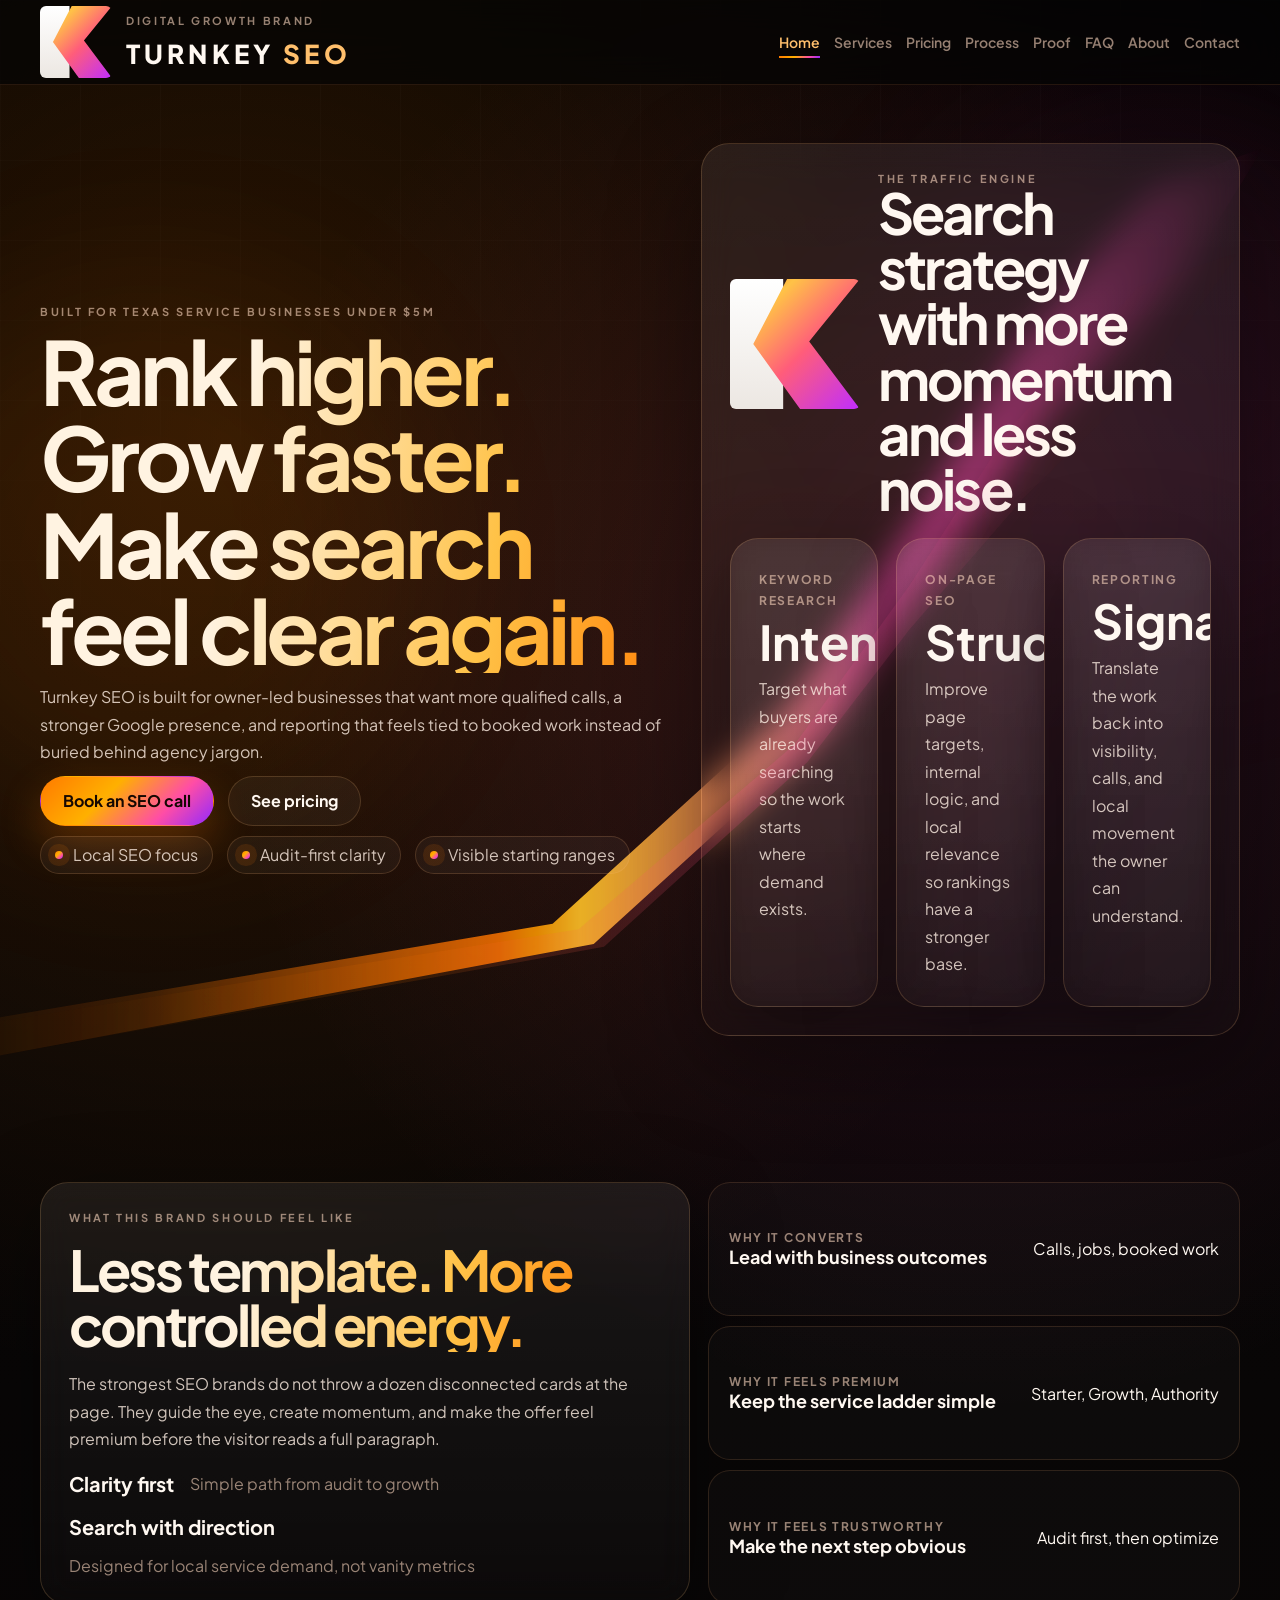
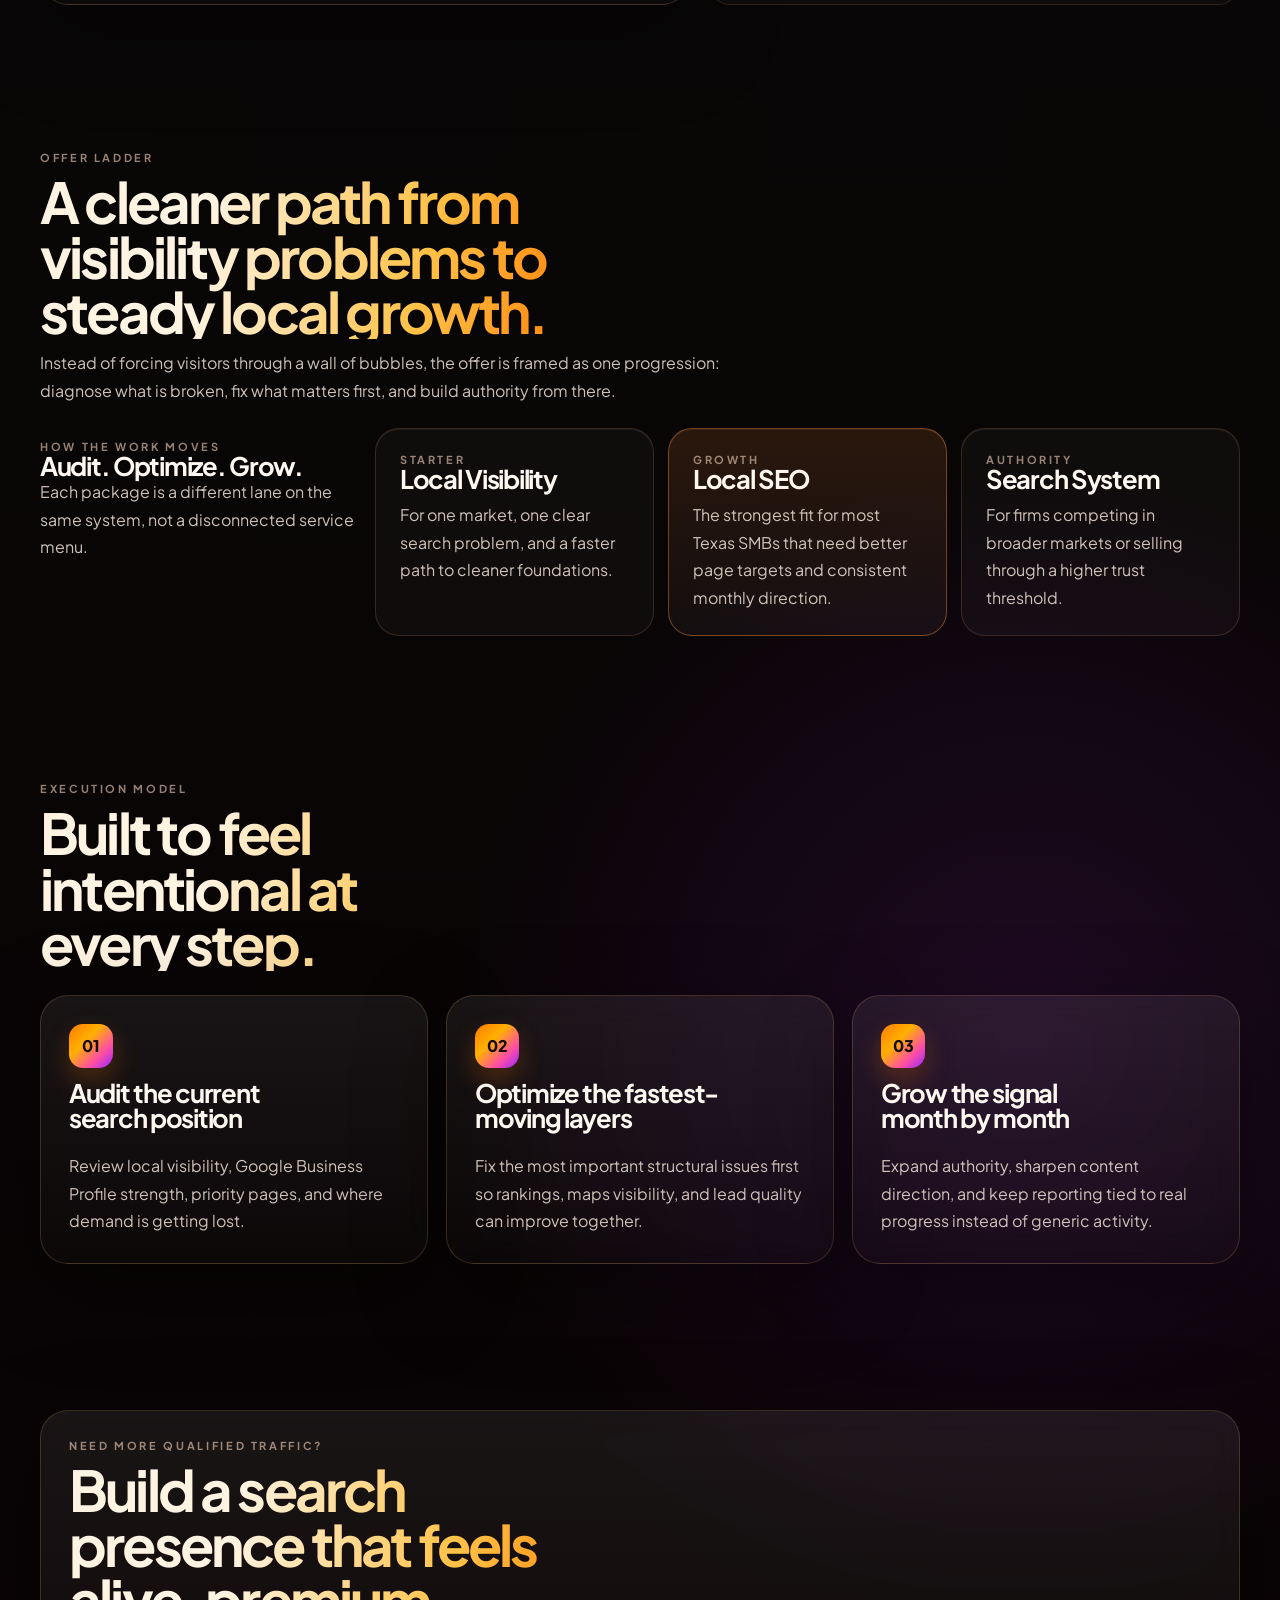
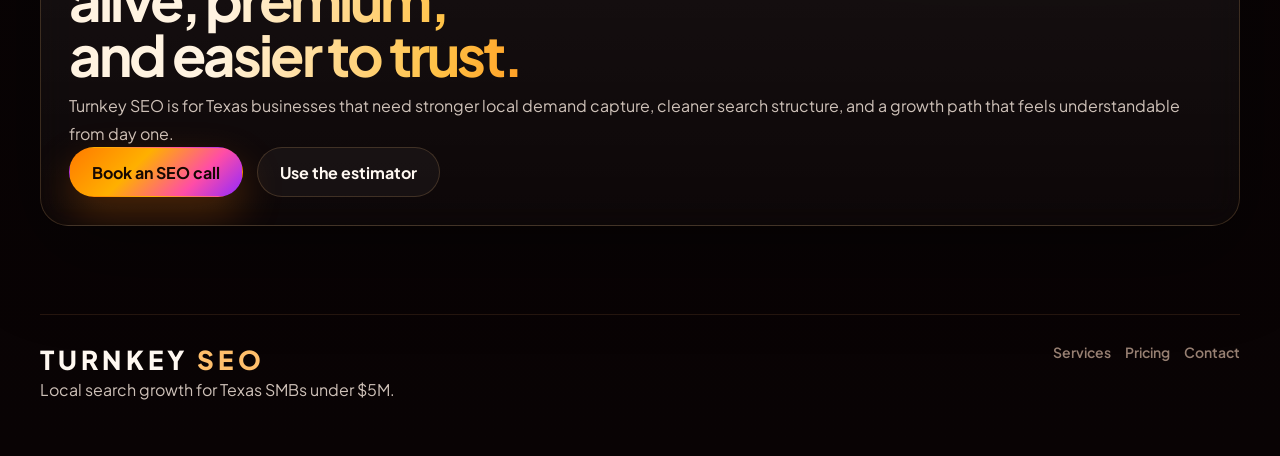
<file: index.html>
<!DOCTYPE html>
<html lang="en">
<head>
  <meta charset="UTF-8">
  <meta name="viewport" content="width=device-width, initial-scale=1.0">
  <title>Turnkey SEO | Local Search Growth for Texas SMBs Under $5M</title>
  <meta name="description" content="Turnkey SEO helps Texas service businesses under $5M get more qualified calls, more booked jobs, and a search presence they can actually understand.">
  <link rel="preconnect" href="https://fonts.googleapis.com">
  <link rel="preconnect" href="https://fonts.gstatic.com" crossorigin>
  <link href="https://fonts.googleapis.com/css2?family=Plus+Jakarta+Sans:wght@300;400;500;600;700;800&display=swap" rel="stylesheet">
  <link rel="stylesheet" href="./styles.css">
</head>
<body class="home-page">
  <div class="page-grid" aria-hidden="true"></div>
  <header class="topbar">
    <div class="shell topbar-inner">
      <a class="brand" href="./index.html">
        <span class="logo-mark" aria-hidden="true"></span>
        <span class="brand-copy">
          <span class="eyebrow">Digital Growth Brand</span>
          <span class="wordmark">Turnkey <span>SEO</span></span>
        </span>
      </a>
      <nav class="nav-links">
        <a class="active" href="./index.html">Home</a>
        <a href="./services.html">Services</a>
        <a href="./pricing.html">Pricing</a>
        <a href="./process.html">Process</a>
        <a href="./proof.html">Proof</a>
        <a href="./faq.html">FAQ</a>
        <a href="./about.html">About</a>
        <a href="./contact.html">Contact</a>
      </nav>
    </div>
  </header>

  <main class="shell">
    <section class="hero">
      <div class="hero-copy reveal">
        <div class="eyebrow">Built for Texas service businesses under $5M</div>
        <h1 class="shimmer-text">Rank higher. Grow faster. Make search feel clear again.</h1>
        <p>Turnkey SEO is built for owner-led businesses that want more qualified calls, a stronger Google presence, and reporting that feels tied to booked work instead of buried behind agency jargon.</p>
        <div class="button-row">
          <a class="btn btn-primary" href="./contact.html">Book an SEO call</a>
          <a class="btn btn-secondary" href="./pricing.html">See pricing</a>
        </div>
        <div class="hero-badges">
          <span class="badge"><span class="badge-dot"></span>Local SEO focus</span>
          <span class="badge"><span class="badge-dot"></span>Audit-first clarity</span>
          <span class="badge"><span class="badge-dot"></span>Visible starting ranges</span>
        </div>
      </div>

      <aside class="hero-aside surface glow-card reveal">
        <div class="hero-frame">
          <div class="hero-lockup">
            <span class="logo-mark large" aria-hidden="true"></span>
            <div>
              <div class="eyebrow">The traffic engine</div>
              <h2>Search strategy with more momentum and less noise.</h2>
            </div>
          </div>
          <div class="hero-grid">
            <article class="metric glow-card">
              <span class="micro-label">Keyword research</span>
              <strong>Intent</strong>
              <p>Target what buyers are already searching so the work starts where demand exists.</p>
            </article>
            <article class="metric glow-card">
              <span class="micro-label">On-page SEO</span>
              <strong>Structure</strong>
              <p>Improve page targets, internal logic, and local relevance so rankings have a stronger base.</p>
            </article>
            <article class="metric glow-card">
              <span class="micro-label">Reporting</span>
              <strong>Signal</strong>
              <p>Translate the work back into visibility, calls, and local movement the owner can understand.</p>
            </article>
          </div>
        </div>
      </aside>
    </section>

    <section class="section">
      <div class="feature-band">
        <article class="story-panel glow-card reveal">
          <div class="eyebrow">What this brand should feel like</div>
          <h2 class="shimmer-text">Less template. More controlled energy.</h2>
          <p>The strongest SEO brands do not throw a dozen disconnected cards at the page. They guide the eye, create momentum, and make the offer feel premium before the visitor reads a full paragraph.</p>
          <div class="story-stats">
            <strong>Clarity first</strong>
            <span>Simple path from audit to growth</span>
          </div>
          <div class="story-stats">
            <strong>Search with direction</strong>
            <span>Designed for local service demand, not vanity metrics</span>
          </div>
        </article>

        <div class="stack reveal">
          <div class="compare-line glow-card">
            <div>
              <div class="micro-label">Why it converts</div>
              <strong>Lead with business outcomes</strong>
            </div>
            <span>Calls, jobs, booked work</span>
          </div>
          <div class="compare-line glow-card">
            <div>
              <div class="micro-label">Why it feels premium</div>
              <strong>Keep the service ladder simple</strong>
            </div>
            <span>Starter, Growth, Authority</span>
          </div>
          <div class="compare-line glow-card">
            <div>
              <div class="micro-label">Why it feels trustworthy</div>
              <strong>Make the next step obvious</strong>
            </div>
            <span>Audit first, then optimize</span>
          </div>
        </div>
      </div>
    </section>

    <section class="section">
      <div class="section-heading reveal">
        <div class="eyebrow">Offer ladder</div>
        <h2 class="shimmer-text">A cleaner path from visibility problems to steady local growth.</h2>
        <p>Instead of forcing visitors through a wall of bubbles, the offer is framed as one progression: diagnose what is broken, fix what matters first, and build authority from there.</p>
      </div>

      <div class="package-track reveal">
        <div class="package-row">
          <div class="package-intro">
            <div class="eyebrow">How the work moves</div>
            <h3>Audit. Optimize. Grow.</h3>
            <p>Each package is a different lane on the same system, not a disconnected service menu.</p>
          </div>
          <article class="package-card glow-card">
            <div class="eyebrow">Starter</div>
            <h3>Local Visibility</h3>
            <p>For one market, one clear search problem, and a faster path to cleaner foundations.</p>
          </article>
          <article class="package-card featured glow-card">
            <div class="eyebrow">Growth</div>
            <h3>Local SEO</h3>
            <p>The strongest fit for most Texas SMBs that need better page targets and consistent monthly direction.</p>
          </article>
          <article class="package-card glow-card">
            <div class="eyebrow">Authority</div>
            <h3>Search System</h3>
            <p>For firms competing in broader markets or selling through a higher trust threshold.</p>
          </article>
        </div>
      </div>
    </section>

    <section class="section">
      <div class="section-heading reveal">
        <div class="eyebrow">Execution model</div>
        <h2 class="shimmer-text">Built to feel intentional at every step.</h2>
      </div>
      <div class="timeline">
        <article class="timeline-step glow-card reveal">
          <div class="step-number">01</div>
          <h3>Audit the current search position</h3>
          <p>Review local visibility, Google Business Profile strength, priority pages, and where demand is getting lost.</p>
        </article>
        <article class="timeline-step glow-card reveal">
          <div class="step-number">02</div>
          <h3>Optimize the fastest-moving layers</h3>
          <p>Fix the most important structural issues first so rankings, maps visibility, and lead quality can improve together.</p>
        </article>
        <article class="timeline-step glow-card reveal">
          <div class="step-number">03</div>
          <h3>Grow the signal month by month</h3>
          <p>Expand authority, sharpen content direction, and keep reporting tied to real progress instead of generic activity.</p>
        </article>
      </div>
    </section>

    <section class="section">
      <div class="cta glow-card reveal">
        <div class="cta-copy">
          <div class="eyebrow">Need more qualified traffic?</div>
          <h2 class="shimmer-text">Build a search presence that feels alive, premium, and easier to trust.</h2>
          <p>Turnkey SEO is for Texas businesses that need stronger local demand capture, cleaner search structure, and a growth path that feels understandable from day one.</p>
        </div>
        <div class="cta-row">
          <a class="btn btn-primary" href="./contact.html">Book an SEO call</a>
          <a class="btn btn-secondary" href="./pricing.html">Use the estimator</a>
        </div>
      </div>
    </section>
  </main>

  <footer class="foot">
    <div class="shell foot-shell">
      <div>
        <div class="wordmark">Turnkey <span>SEO</span></div>
        <p>Local search growth for Texas SMBs under $5M.</p>
      </div>
      <div class="foot-links">
        <a href="./services.html">Services</a>
        <a href="./pricing.html">Pricing</a>
        <a href="./contact.html">Contact</a>
      </div>
    </div>
  </footer>

  <script src="./app.js"></script>
</body>
</html>
</file>
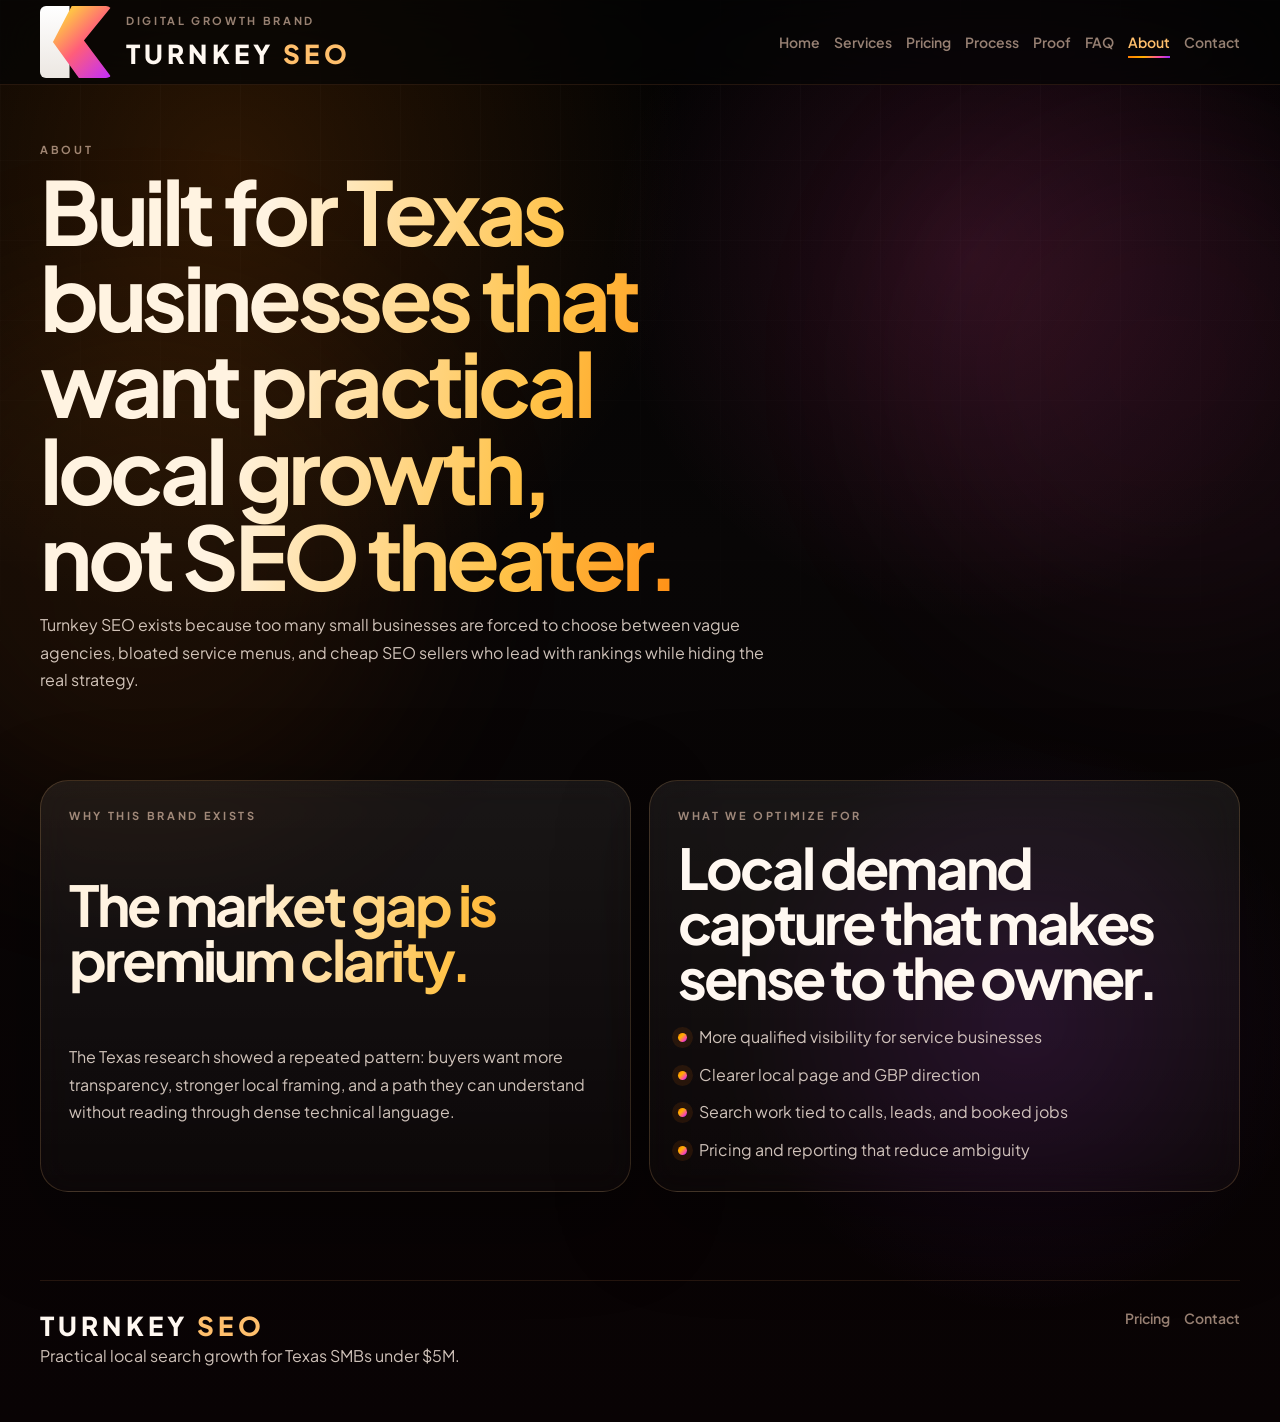
<file: about.html>
<!DOCTYPE html>
<html lang="en">
<head>
  <meta charset="UTF-8">
  <meta name="viewport" content="width=device-width, initial-scale=1.0">
  <title>About Turnkey SEO | Built for Texas SMB Growth</title>
  <meta name="description" content="About Turnkey SEO and the local-growth positioning behind its Texas SMB offer.">
  <link rel="preconnect" href="https://fonts.googleapis.com">
  <link rel="preconnect" href="https://fonts.gstatic.com" crossorigin>
  <link href="https://fonts.googleapis.com/css2?family=Plus+Jakarta+Sans:wght@300;400;500;600;700;800&display=swap" rel="stylesheet">
  <link rel="stylesheet" href="./styles.css">
</head>
<body>
  <div class="page-grid" aria-hidden="true"></div>
  <header class="topbar">
    <div class="shell topbar-inner">
      <a class="brand" href="./index.html">
        <span class="logo-mark" aria-hidden="true"></span>
        <span class="brand-copy">
          <span class="eyebrow">Digital Growth Brand</span>
          <span class="wordmark">Turnkey <span>SEO</span></span>
        </span>
      </a>
      <nav class="nav-links">
        <a href="./index.html">Home</a>
        <a href="./services.html">Services</a>
        <a href="./pricing.html">Pricing</a>
        <a href="./process.html">Process</a>
        <a href="./proof.html">Proof</a>
        <a href="./faq.html">FAQ</a>
        <a class="active" href="./about.html">About</a>
        <a href="./contact.html">Contact</a>
      </nav>
    </div>
  </header>

  <main class="shell">
    <section class="hero hero-compact">
      <div class="page-intro reveal">
        <div class="eyebrow">About</div>
        <h1 class="shimmer-text">Built for Texas businesses that want practical local growth, not SEO theater.</h1>
        <p>Turnkey SEO exists because too many small businesses are forced to choose between vague agencies, bloated service menus, and cheap SEO sellers who lead with rankings while hiding the real strategy.</p>
      </div>
    </section>

    <section class="section">
      <div class="insight-band">
        <article class="story-panel glow-card reveal">
          <div class="eyebrow">Why this brand exists</div>
          <h2 class="shimmer-text">The market gap is premium clarity.</h2>
          <p>The Texas research showed a repeated pattern: buyers want more transparency, stronger local framing, and a path they can understand without reading through dense technical language.</p>
        </article>
        <article class="story-panel glow-card reveal">
          <div class="eyebrow">What we optimize for</div>
          <h2>Local demand capture that makes sense to the owner.</h2>
          <ul class="check-list">
            <li>More qualified visibility for service businesses</li>
            <li>Clearer local page and GBP direction</li>
            <li>Search work tied to calls, leads, and booked jobs</li>
            <li>Pricing and reporting that reduce ambiguity</li>
          </ul>
        </article>
      </div>
    </section>
  </main>

  <footer class="foot">
    <div class="shell foot-shell">
      <div>
        <div class="wordmark">Turnkey <span>SEO</span></div>
        <p>Practical local search growth for Texas SMBs under $5M.</p>
      </div>
      <div class="foot-links">
        <a href="./pricing.html">Pricing</a>
        <a href="./contact.html">Contact</a>
      </div>
    </div>
  </footer>

  <script src="./app.js"></script>
</body>
</html>
</file>
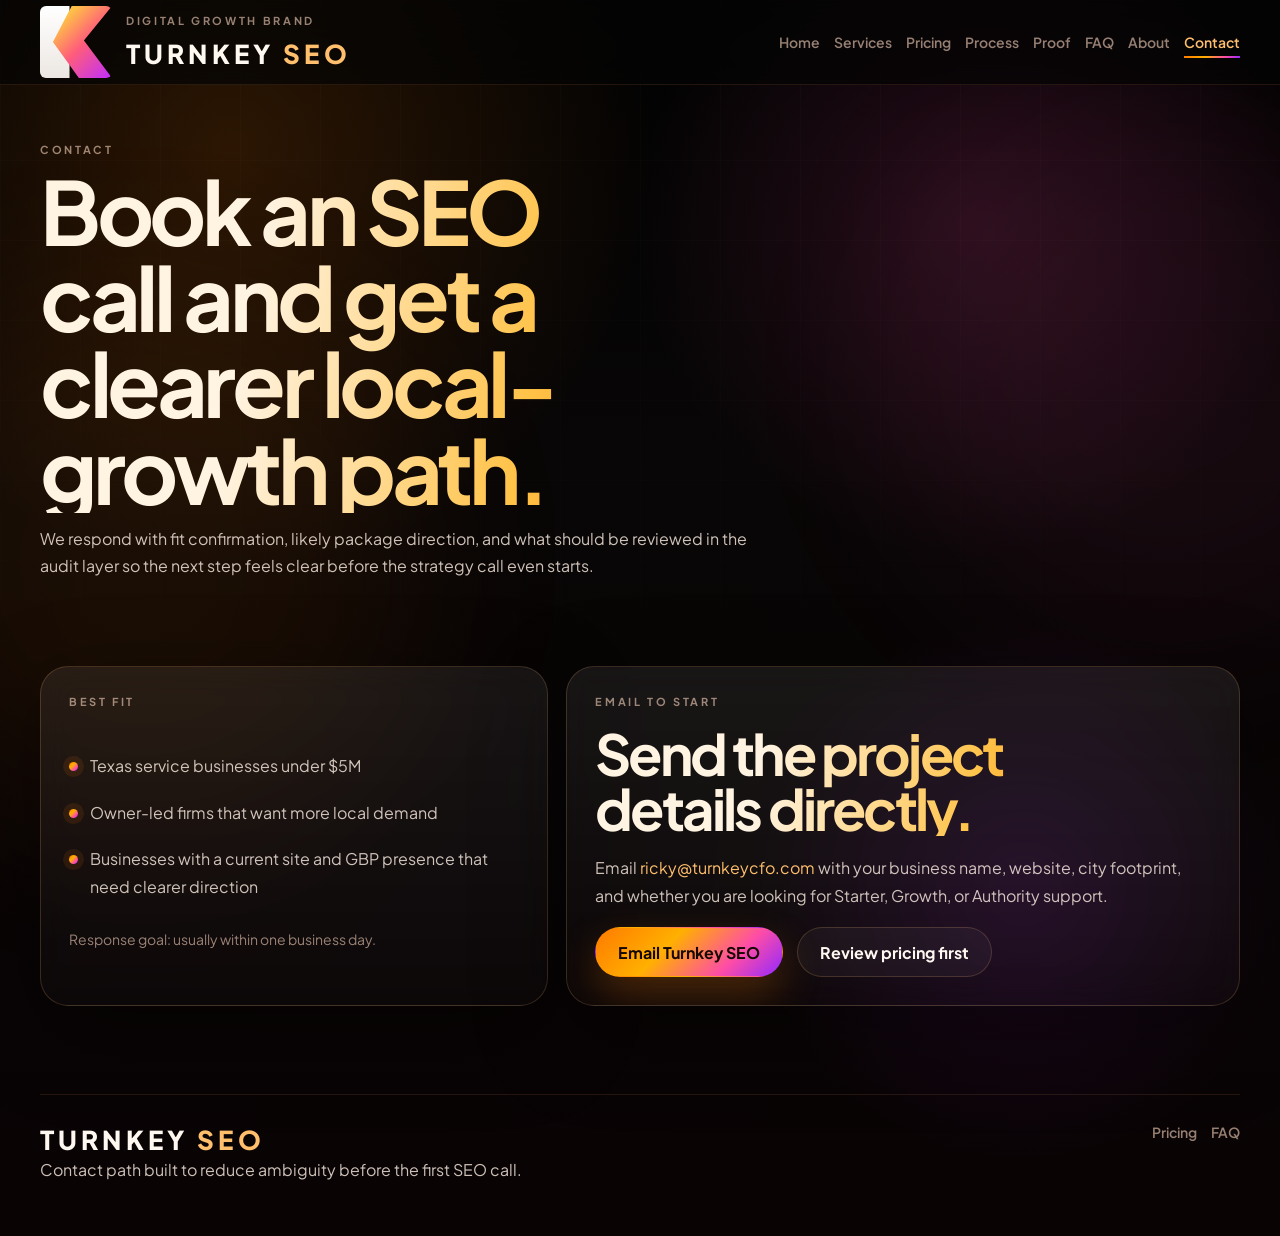
<file: contact.html>
<!DOCTYPE html>
<html lang="en">
<head>
  <meta charset="UTF-8">
  <meta name="viewport" content="width=device-width, initial-scale=1.0">
  <title>Contact Turnkey SEO | Book an SEO Call</title>
  <meta name="description" content="Contact Turnkey SEO for Texas SMB local visibility, pricing discussions, and audit-first discovery.">
  <link rel="preconnect" href="https://fonts.googleapis.com">
  <link rel="preconnect" href="https://fonts.gstatic.com" crossorigin>
  <link href="https://fonts.googleapis.com/css2?family=Plus+Jakarta+Sans:wght@300;400;500;600;700;800&display=swap" rel="stylesheet">
  <link rel="stylesheet" href="./styles.css">
</head>
<body>
  <div class="page-grid" aria-hidden="true"></div>
  <header class="topbar">
    <div class="shell topbar-inner">
      <a class="brand" href="./index.html">
        <span class="logo-mark" aria-hidden="true"></span>
        <span class="brand-copy">
          <span class="eyebrow">Digital Growth Brand</span>
          <span class="wordmark">Turnkey <span>SEO</span></span>
        </span>
      </a>
      <nav class="nav-links">
        <a href="./index.html">Home</a>
        <a href="./services.html">Services</a>
        <a href="./pricing.html">Pricing</a>
        <a href="./process.html">Process</a>
        <a href="./proof.html">Proof</a>
        <a href="./faq.html">FAQ</a>
        <a href="./about.html">About</a>
        <a class="active" href="./contact.html">Contact</a>
      </nav>
    </div>
  </header>

  <main class="shell">
    <section class="hero hero-compact">
      <div class="page-intro reveal">
        <div class="eyebrow">Contact</div>
        <h1 class="shimmer-text">Book an SEO call and get a clearer local-growth path.</h1>
        <p>We respond with fit confirmation, likely package direction, and what should be reviewed in the audit layer so the next step feels clear before the strategy call even starts.</p>
      </div>
    </section>

    <section class="section">
      <div class="contact-band">
        <article class="story-panel glow-card reveal">
          <div class="eyebrow">Best fit</div>
          <ul class="check-list">
            <li>Texas service businesses under $5M</li>
            <li>Owner-led firms that want more local demand</li>
            <li>Businesses with a current site and GBP presence that need clearer direction</li>
          </ul>
          <p class="contact-note">Response goal: usually within one business day.</p>
        </article>
        <article class="story-panel glow-card reveal">
          <div class="eyebrow">Email to start</div>
          <h2 class="shimmer-text">Send the project details directly.</h2>
          <p>Email <a class="inline-link" href="mailto:ricky@turnkeycfo.com?subject=Turnkey%20SEO%20Discovery">ricky@turnkeycfo.com</a> with your business name, website, city footprint, and whether you are looking for Starter, Growth, or Authority support.</p>
          <div class="contact-actions">
            <a class="btn btn-primary" href="mailto:ricky@turnkeycfo.com?subject=Turnkey%20SEO%20Discovery">Email Turnkey SEO</a>
            <a class="btn btn-secondary" href="./pricing.html">Review pricing first</a>
          </div>
        </article>
      </div>
    </section>
  </main>

  <footer class="foot">
    <div class="shell foot-shell">
      <div>
        <div class="wordmark">Turnkey <span>SEO</span></div>
        <p>Contact path built to reduce ambiguity before the first SEO call.</p>
      </div>
      <div class="foot-links">
        <a href="./pricing.html">Pricing</a>
        <a href="./faq.html">FAQ</a>
      </div>
    </div>
  </footer>

  <script src="./app.js"></script>
</body>
</html>
</file>
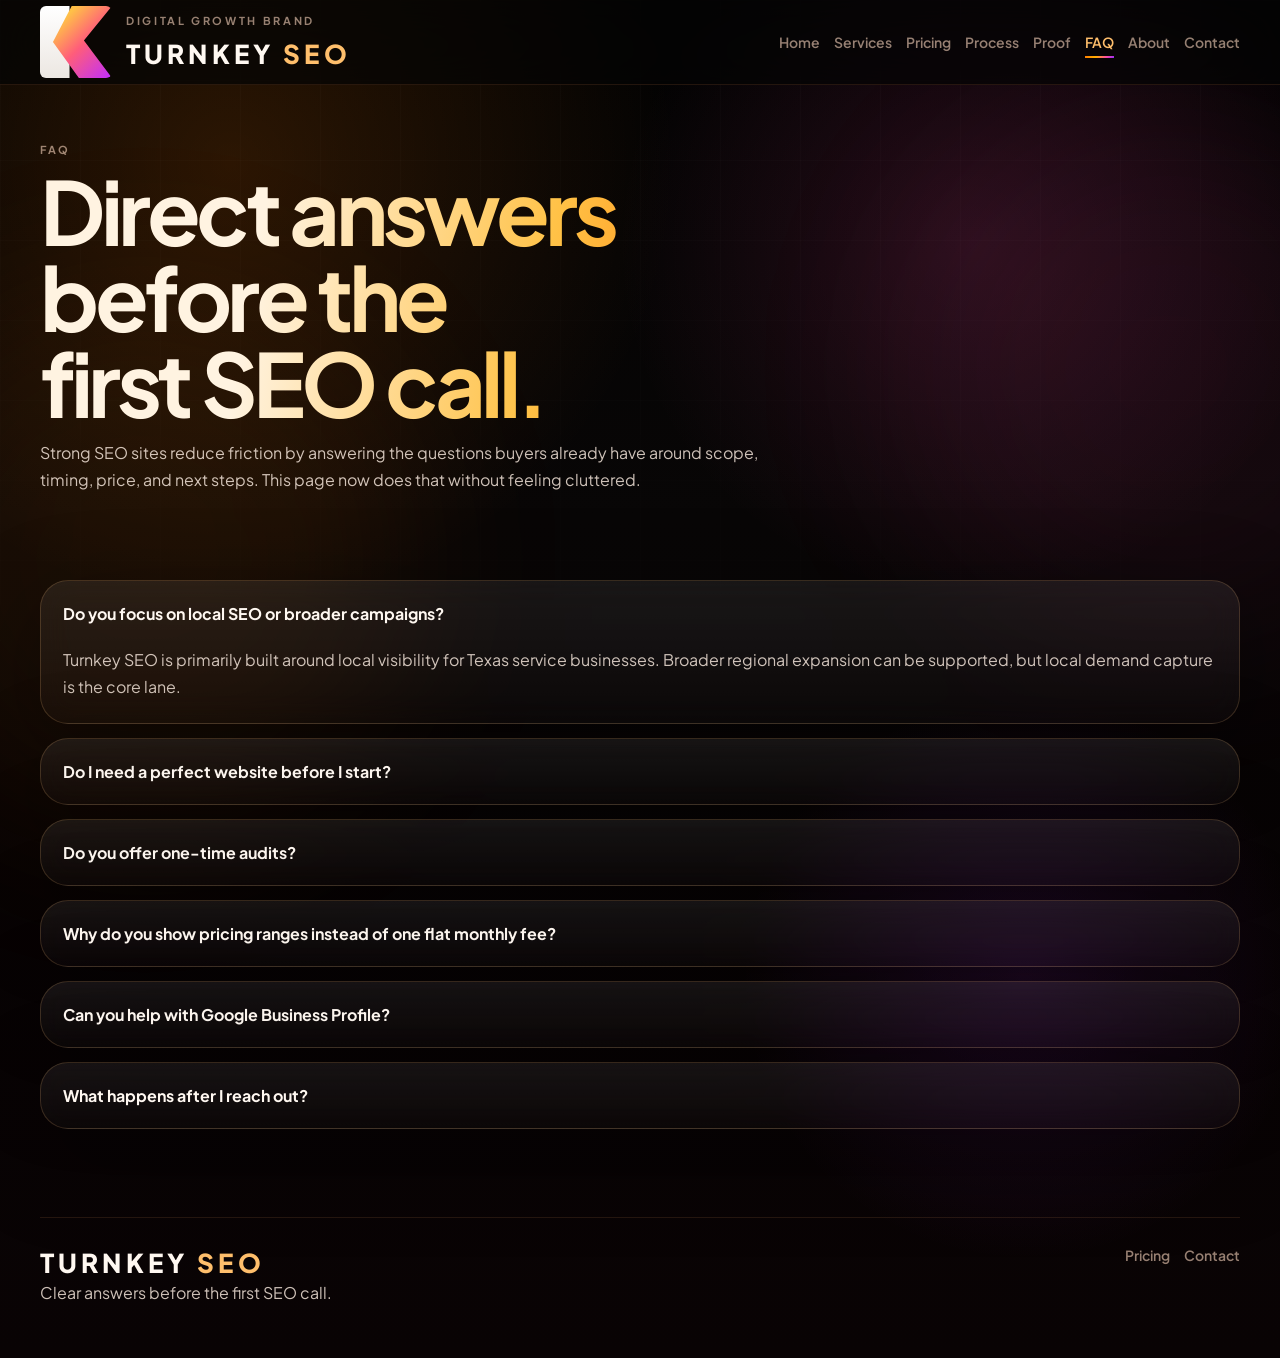
<file: faq.html>
<!DOCTYPE html>
<html lang="en">
<head>
  <meta charset="UTF-8">
  <meta name="viewport" content="width=device-width, initial-scale=1.0">
  <title>Turnkey SEO FAQ | Local SEO Questions Answered</title>
  <meta name="description" content="FAQ for Turnkey SEO covering timeline, local SEO scope, contracts, websites, and reporting.">
  <link rel="preconnect" href="https://fonts.googleapis.com">
  <link rel="preconnect" href="https://fonts.gstatic.com" crossorigin>
  <link href="https://fonts.googleapis.com/css2?family=Plus+Jakarta+Sans:wght@300;400;500;600;700;800&display=swap" rel="stylesheet">
  <link rel="stylesheet" href="./styles.css">
</head>
<body>
  <div class="page-grid" aria-hidden="true"></div>
  <header class="topbar">
    <div class="shell topbar-inner">
      <a class="brand" href="./index.html">
        <span class="logo-mark" aria-hidden="true"></span>
        <span class="brand-copy">
          <span class="eyebrow">Digital Growth Brand</span>
          <span class="wordmark">Turnkey <span>SEO</span></span>
        </span>
      </a>
      <nav class="nav-links">
        <a href="./index.html">Home</a>
        <a href="./services.html">Services</a>
        <a href="./pricing.html">Pricing</a>
        <a href="./process.html">Process</a>
        <a href="./proof.html">Proof</a>
        <a class="active" href="./faq.html">FAQ</a>
        <a href="./about.html">About</a>
        <a href="./contact.html">Contact</a>
      </nav>
    </div>
  </header>

  <main class="shell">
    <section class="hero hero-compact">
      <div class="page-intro reveal">
        <div class="eyebrow">FAQ</div>
        <h1 class="shimmer-text">Direct answers before the first SEO call.</h1>
        <p>Strong SEO sites reduce friction by answering the questions buyers already have around scope, timing, price, and next steps. This page now does that without feeling cluttered.</p>
      </div>
    </section>

    <section class="section">
      <div class="faq-stack">
        <details class="faq-item glow-card reveal" open>
          <summary>Do you focus on local SEO or broader campaigns?</summary>
          <p>Turnkey SEO is primarily built around local visibility for Texas service businesses. Broader regional expansion can be supported, but local demand capture is the core lane.</p>
        </details>
        <details class="faq-item glow-card reveal">
          <summary>Do I need a perfect website before I start?</summary>
          <p>No, but the current site condition affects the scope. The estimator includes website readiness because weak foundations usually increase setup work and slow results.</p>
        </details>
        <details class="faq-item glow-card reveal">
          <summary>Do you offer one-time audits?</summary>
          <p>The buying path is audit-first even when the engagement becomes monthly. That keeps the first recommendation grounded in what the current search presence actually needs.</p>
        </details>
        <details class="faq-item glow-card reveal">
          <summary>Why do you show pricing ranges instead of one flat monthly fee?</summary>
          <p>Because buyers want pricing logic, but local SEO scope still changes based on footprint, site condition, and add-ons like GBP or content support. The range keeps expectations clearer.</p>
        </details>
        <details class="faq-item glow-card reveal">
          <summary>Can you help with Google Business Profile?</summary>
          <p>Yes. GBP optimization is one of the clearest local-growth levers for service businesses, and it can be scoped as an add-on or included in a broader monthly plan.</p>
        </details>
        <details class="faq-item glow-card reveal">
          <summary>What happens after I reach out?</summary>
          <p>You get fit confirmation, likely package direction, and a clearer view of the audit layer before the strategy call. The next step is not left vague.</p>
        </details>
      </div>
    </section>
  </main>

  <footer class="foot">
    <div class="shell foot-shell">
      <div>
        <div class="wordmark">Turnkey <span>SEO</span></div>
        <p>Clear answers before the first SEO call.</p>
      </div>
      <div class="foot-links">
        <a href="./pricing.html">Pricing</a>
        <a href="./contact.html">Contact</a>
      </div>
    </div>
  </footer>

  <script src="./app.js"></script>
</body>
</html>
</file>
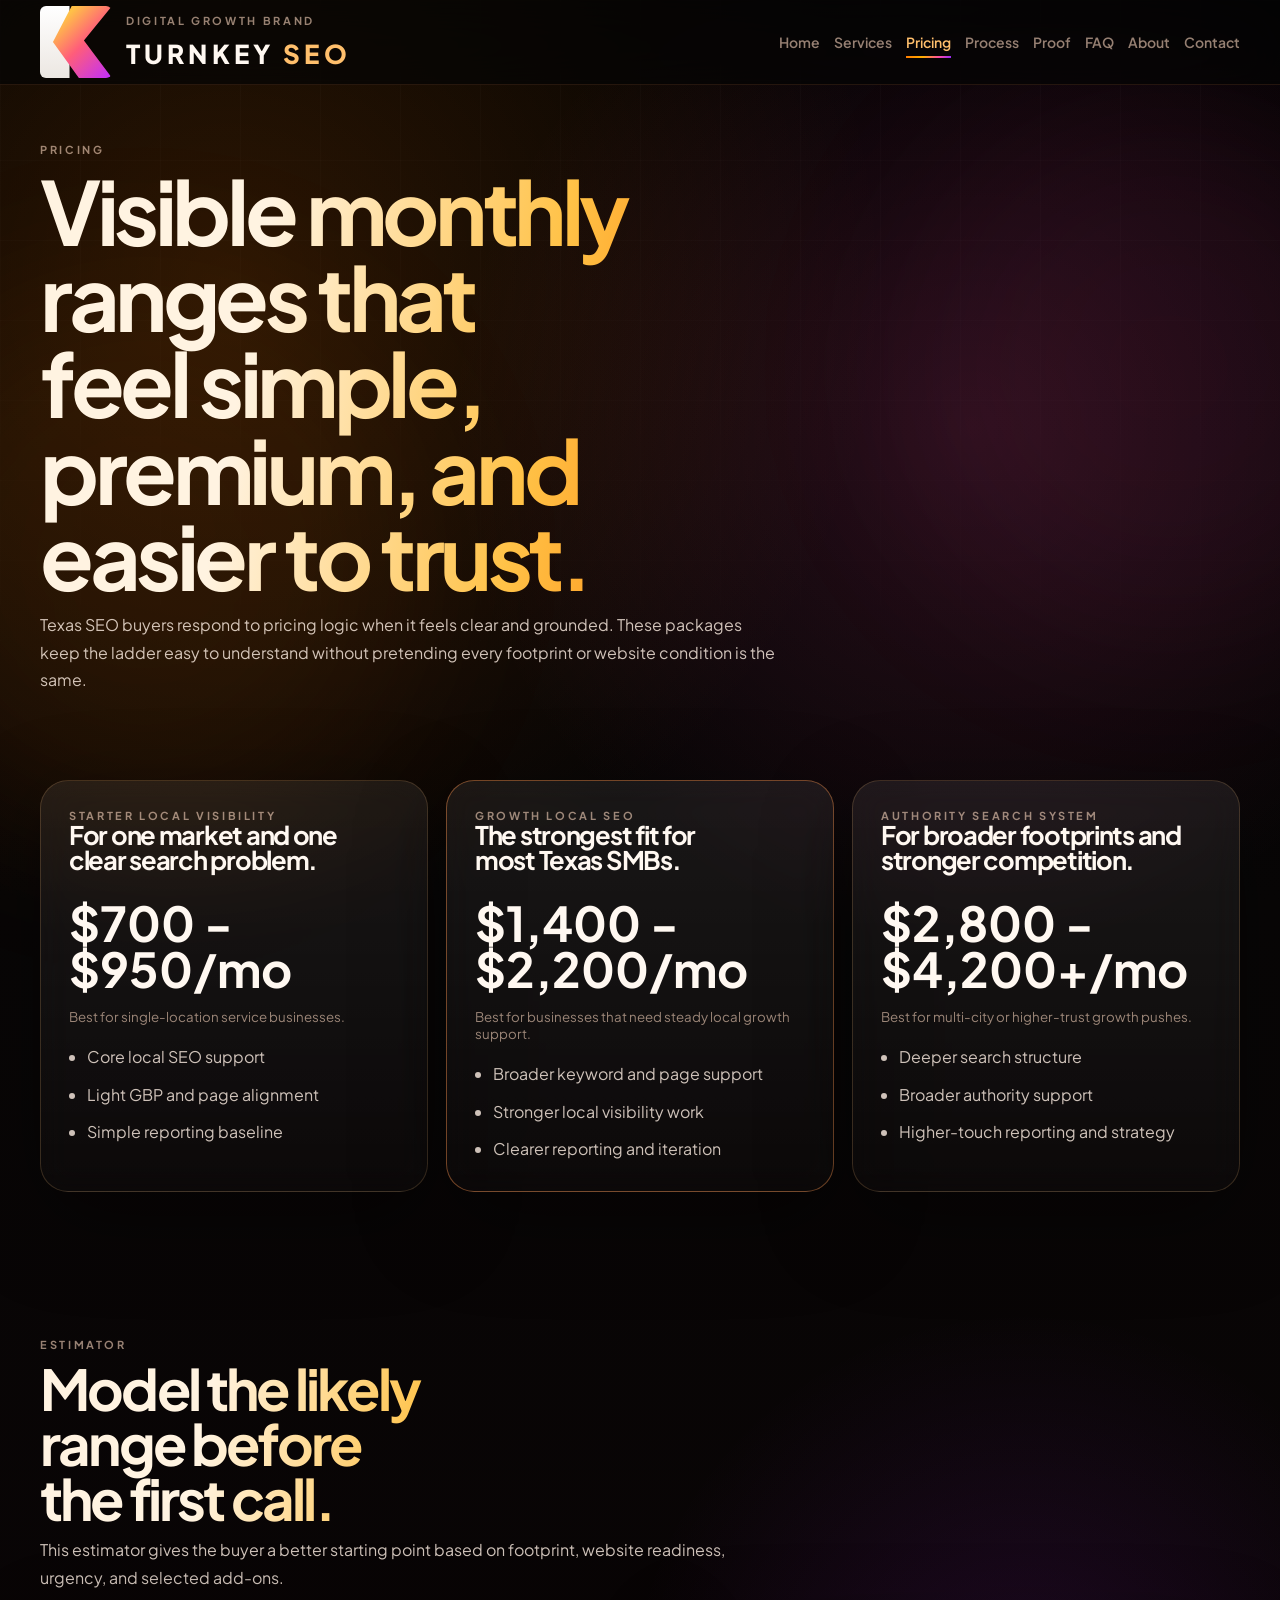
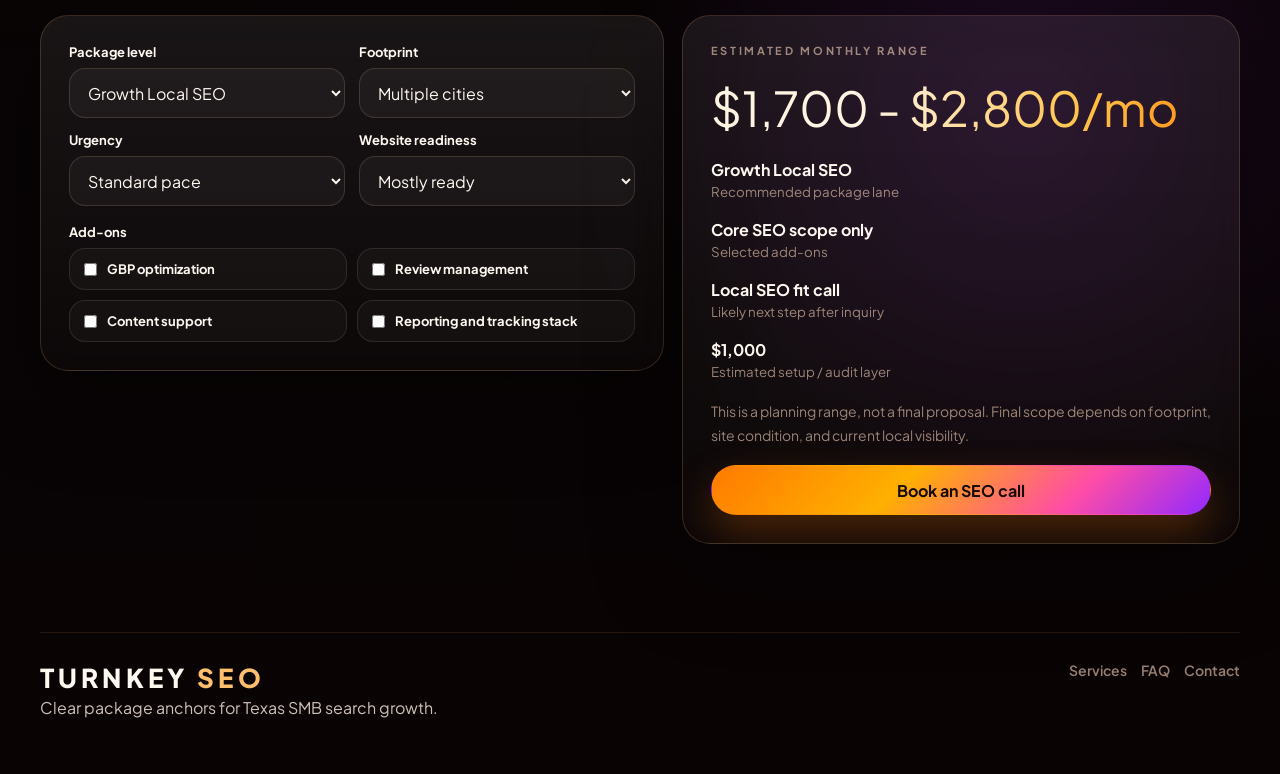
<file: pricing.html>
<!DOCTYPE html>
<html lang="en">
<head>
  <meta charset="UTF-8">
  <meta name="viewport" content="width=device-width, initial-scale=1.0">
  <title>Turnkey SEO Pricing | Monthly Packages and Estimator</title>
  <meta name="description" content="Turnkey SEO pricing for Texas SMBs, with local visibility packages and a live monthly estimator.">
  <link rel="preconnect" href="https://fonts.googleapis.com">
  <link rel="preconnect" href="https://fonts.gstatic.com" crossorigin>
  <link href="https://fonts.googleapis.com/css2?family=Plus+Jakarta+Sans:wght@300;400;500;600;700;800&display=swap" rel="stylesheet">
  <link rel="stylesheet" href="./styles.css">
</head>
<body>
  <div class="page-grid" aria-hidden="true"></div>
  <header class="topbar">
    <div class="shell topbar-inner">
      <a class="brand" href="./index.html">
        <span class="logo-mark" aria-hidden="true"></span>
        <span class="brand-copy">
          <span class="eyebrow">Digital Growth Brand</span>
          <span class="wordmark">Turnkey <span>SEO</span></span>
        </span>
      </a>
      <nav class="nav-links">
        <a href="./index.html">Home</a>
        <a href="./services.html">Services</a>
        <a class="active" href="./pricing.html">Pricing</a>
        <a href="./process.html">Process</a>
        <a href="./proof.html">Proof</a>
        <a href="./faq.html">FAQ</a>
        <a href="./about.html">About</a>
        <a href="./contact.html">Contact</a>
      </nav>
    </div>
  </header>

  <main class="shell">
    <section class="hero hero-compact">
      <div class="page-intro reveal">
        <div class="eyebrow">Pricing</div>
        <h1 class="shimmer-text">Visible monthly ranges that feel simple, premium, and easier to trust.</h1>
        <p>Texas SEO buyers respond to pricing logic when it feels clear and grounded. These packages keep the ladder easy to understand without pretending every footprint or website condition is the same.</p>
      </div>
    </section>

    <section class="section">
      <div class="quote-grid">
        <article class="quote-card glow-card reveal">
          <div class="eyebrow">Starter Local Visibility</div>
          <h3>For one market and one clear search problem.</h3>
          <div class="price-range">
            <strong>$700 - $950/mo</strong>
            <small>Best for single-location service businesses.</small>
          </div>
          <ul class="list">
            <li>Core local SEO support</li>
            <li>Light GBP and page alignment</li>
            <li>Simple reporting baseline</li>
          </ul>
        </article>
        <article class="quote-card featured glow-card reveal">
          <div class="eyebrow">Growth Local SEO</div>
          <h3>The strongest fit for most Texas SMBs.</h3>
          <div class="price-range">
            <strong>$1,400 - $2,200/mo</strong>
            <small>Best for businesses that need steady local growth support.</small>
          </div>
          <ul class="list">
            <li>Broader keyword and page support</li>
            <li>Stronger local visibility work</li>
            <li>Clearer reporting and iteration</li>
          </ul>
        </article>
        <article class="quote-card glow-card reveal">
          <div class="eyebrow">Authority Search System</div>
          <h3>For broader footprints and stronger competition.</h3>
          <div class="price-range">
            <strong>$2,800 - $4,200+/mo</strong>
            <small>Best for multi-city or higher-trust growth pushes.</small>
          </div>
          <ul class="list">
            <li>Deeper search structure</li>
            <li>Broader authority support</li>
            <li>Higher-touch reporting and strategy</li>
          </ul>
        </article>
      </div>
    </section>

    <section class="section">
      <div class="section-heading reveal">
        <div class="eyebrow">Estimator</div>
        <h2 class="shimmer-text">Model the likely range before the first call.</h2>
        <p>This estimator gives the buyer a better starting point based on footprint, website readiness, urgency, and selected add-ons.</p>
      </div>

      <div class="estimate-layout">
        <article class="estimate-card glow-card reveal">
          <form class="estimate-form" data-seo-estimator>
            <div class="field-grid">
              <div class="field">
                <label for="package">Package level</label>
                <select id="package" name="package">
                  <option value="starter">Starter Local Visibility</option>
                  <option value="growth" selected>Growth Local SEO</option>
                  <option value="authority">Authority Search System</option>
                </select>
              </div>
              <div class="field">
                <label for="footprint">Footprint</label>
                <select id="footprint" name="footprint">
                  <option value="single">Single city</option>
                  <option value="multicity" selected>Multiple cities</option>
                  <option value="multilocation">Multiple locations</option>
                </select>
              </div>
              <div class="field">
                <label for="timeline">Urgency</label>
                <select id="timeline" name="timeline">
                  <option value="standard" selected>Standard pace</option>
                  <option value="priority">Priority pace</option>
                </select>
              </div>
              <div class="field">
                <label for="website">Website readiness</label>
                <select id="website" name="website">
                  <option value="ready" selected>Mostly ready</option>
                  <option value="needs-work">Needs cleanup</option>
                  <option value="rebuild">Needs major rebuild support</option>
                </select>
              </div>
            </div>
            <div class="checkbox-group">
              <label>Add-ons</label>
              <div class="checkbox-grid">
                <label class="checkbox-pill"><input type="checkbox" name="addons" value="gbp"> GBP optimization</label>
                <label class="checkbox-pill"><input type="checkbox" name="addons" value="reviews"> Review management</label>
                <label class="checkbox-pill"><input type="checkbox" name="addons" value="content"> Content support</label>
                <label class="checkbox-pill"><input type="checkbox" name="addons" value="tracking"> Reporting and tracking stack</label>
              </div>
            </div>
          </form>
        </article>

        <aside class="estimate-output estimate-card glow-card reveal">
          <div class="eyebrow">Estimated Monthly Range</div>
          <div id="estimate-range" class="estimate-figure shimmer-text">$0 - $0</div>
          <div><strong id="estimate-package"></strong><br><small>Recommended package lane</small></div>
          <div><strong id="estimate-summary"></strong><br><small>Selected add-ons</small></div>
          <div><strong id="estimate-next-step"></strong><br><small>Likely next step after inquiry</small></div>
          <div><strong id="estimate-setup"></strong><br><small>Estimated setup / audit layer</small></div>
          <p class="estimate-note">This is a planning range, not a final proposal. Final scope depends on footprint, site condition, and current local visibility.</p>
          <a class="btn btn-primary" href="./contact.html">Book an SEO call</a>
        </aside>
      </div>
    </section>
  </main>

  <footer class="foot">
    <div class="shell foot-shell">
      <div>
        <div class="wordmark">Turnkey <span>SEO</span></div>
        <p>Clear package anchors for Texas SMB search growth.</p>
      </div>
      <div class="foot-links">
        <a href="./services.html">Services</a>
        <a href="./faq.html">FAQ</a>
        <a href="./contact.html">Contact</a>
      </div>
    </div>
  </footer>

  <script src="./app.js"></script>
</body>
</html>
</file>
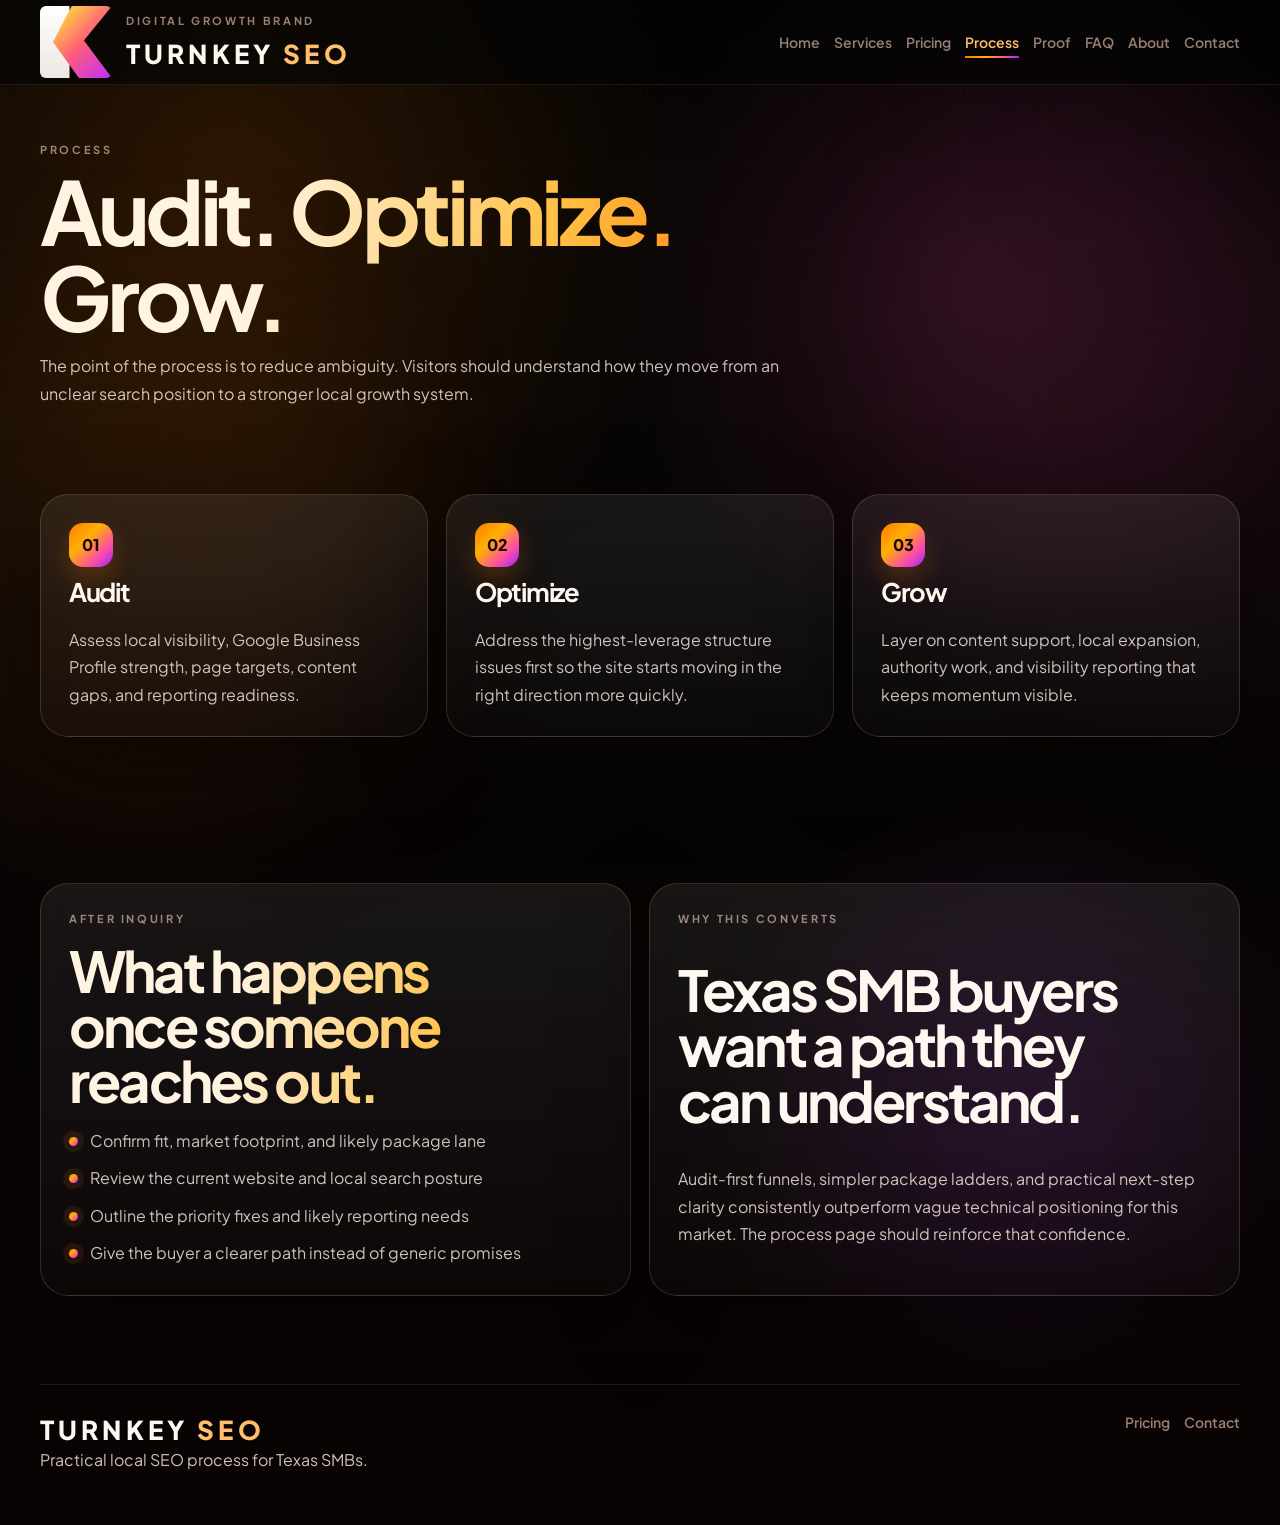
<file: process.html>
<!DOCTYPE html>
<html lang="en">
<head>
  <meta charset="UTF-8">
  <meta name="viewport" content="width=device-width, initial-scale=1.0">
  <title>Turnkey SEO Process | Audit, Optimize, Grow</title>
  <meta name="description" content="The Turnkey SEO process for Texas SMBs: audit, optimize, and grow with local visibility priorities and clear reporting.">
  <link rel="preconnect" href="https://fonts.googleapis.com">
  <link rel="preconnect" href="https://fonts.gstatic.com" crossorigin>
  <link href="https://fonts.googleapis.com/css2?family=Plus+Jakarta+Sans:wght@300;400;500;600;700;800&display=swap" rel="stylesheet">
  <link rel="stylesheet" href="./styles.css">
</head>
<body>
  <div class="page-grid" aria-hidden="true"></div>
  <header class="topbar">
    <div class="shell topbar-inner">
      <a class="brand" href="./index.html">
        <span class="logo-mark" aria-hidden="true"></span>
        <span class="brand-copy">
          <span class="eyebrow">Digital Growth Brand</span>
          <span class="wordmark">Turnkey <span>SEO</span></span>
        </span>
      </a>
      <nav class="nav-links">
        <a href="./index.html">Home</a>
        <a href="./services.html">Services</a>
        <a href="./pricing.html">Pricing</a>
        <a class="active" href="./process.html">Process</a>
        <a href="./proof.html">Proof</a>
        <a href="./faq.html">FAQ</a>
        <a href="./about.html">About</a>
        <a href="./contact.html">Contact</a>
      </nav>
    </div>
  </header>

  <main class="shell">
    <section class="hero hero-compact">
      <div class="page-intro reveal">
        <div class="eyebrow">Process</div>
        <h1 class="shimmer-text">Audit. Optimize. Grow.</h1>
        <p>The point of the process is to reduce ambiguity. Visitors should understand how they move from an unclear search position to a stronger local growth system.</p>
      </div>
    </section>

    <section class="section">
      <div class="timeline">
        <article class="timeline-step glow-card reveal">
          <div class="step-number">01</div>
          <h3>Audit</h3>
          <p>Assess local visibility, Google Business Profile strength, page targets, content gaps, and reporting readiness.</p>
        </article>
        <article class="timeline-step glow-card reveal">
          <div class="step-number">02</div>
          <h3>Optimize</h3>
          <p>Address the highest-leverage structure issues first so the site starts moving in the right direction more quickly.</p>
        </article>
        <article class="timeline-step glow-card reveal">
          <div class="step-number">03</div>
          <h3>Grow</h3>
          <p>Layer on content support, local expansion, authority work, and visibility reporting that keeps momentum visible.</p>
        </article>
      </div>
    </section>

    <section class="section">
      <div class="insight-band">
        <article class="story-panel glow-card reveal">
          <div class="eyebrow">After inquiry</div>
          <h2 class="shimmer-text">What happens once someone reaches out.</h2>
          <ul class="check-list">
            <li>Confirm fit, market footprint, and likely package lane</li>
            <li>Review the current website and local search posture</li>
            <li>Outline the priority fixes and likely reporting needs</li>
            <li>Give the buyer a clearer path instead of generic promises</li>
          </ul>
        </article>
        <article class="story-panel glow-card reveal">
          <div class="eyebrow">Why this converts</div>
          <h2>Texas SMB buyers want a path they can understand.</h2>
          <p>Audit-first funnels, simpler package ladders, and practical next-step clarity consistently outperform vague technical positioning for this market. The process page should reinforce that confidence.</p>
        </article>
      </div>
    </section>
  </main>

  <footer class="foot">
    <div class="shell foot-shell">
      <div>
        <div class="wordmark">Turnkey <span>SEO</span></div>
        <p>Practical local SEO process for Texas SMBs.</p>
      </div>
      <div class="foot-links">
        <a href="./pricing.html">Pricing</a>
        <a href="./contact.html">Contact</a>
      </div>
    </div>
  </footer>

  <script src="./app.js"></script>
</body>
</html>
</file>
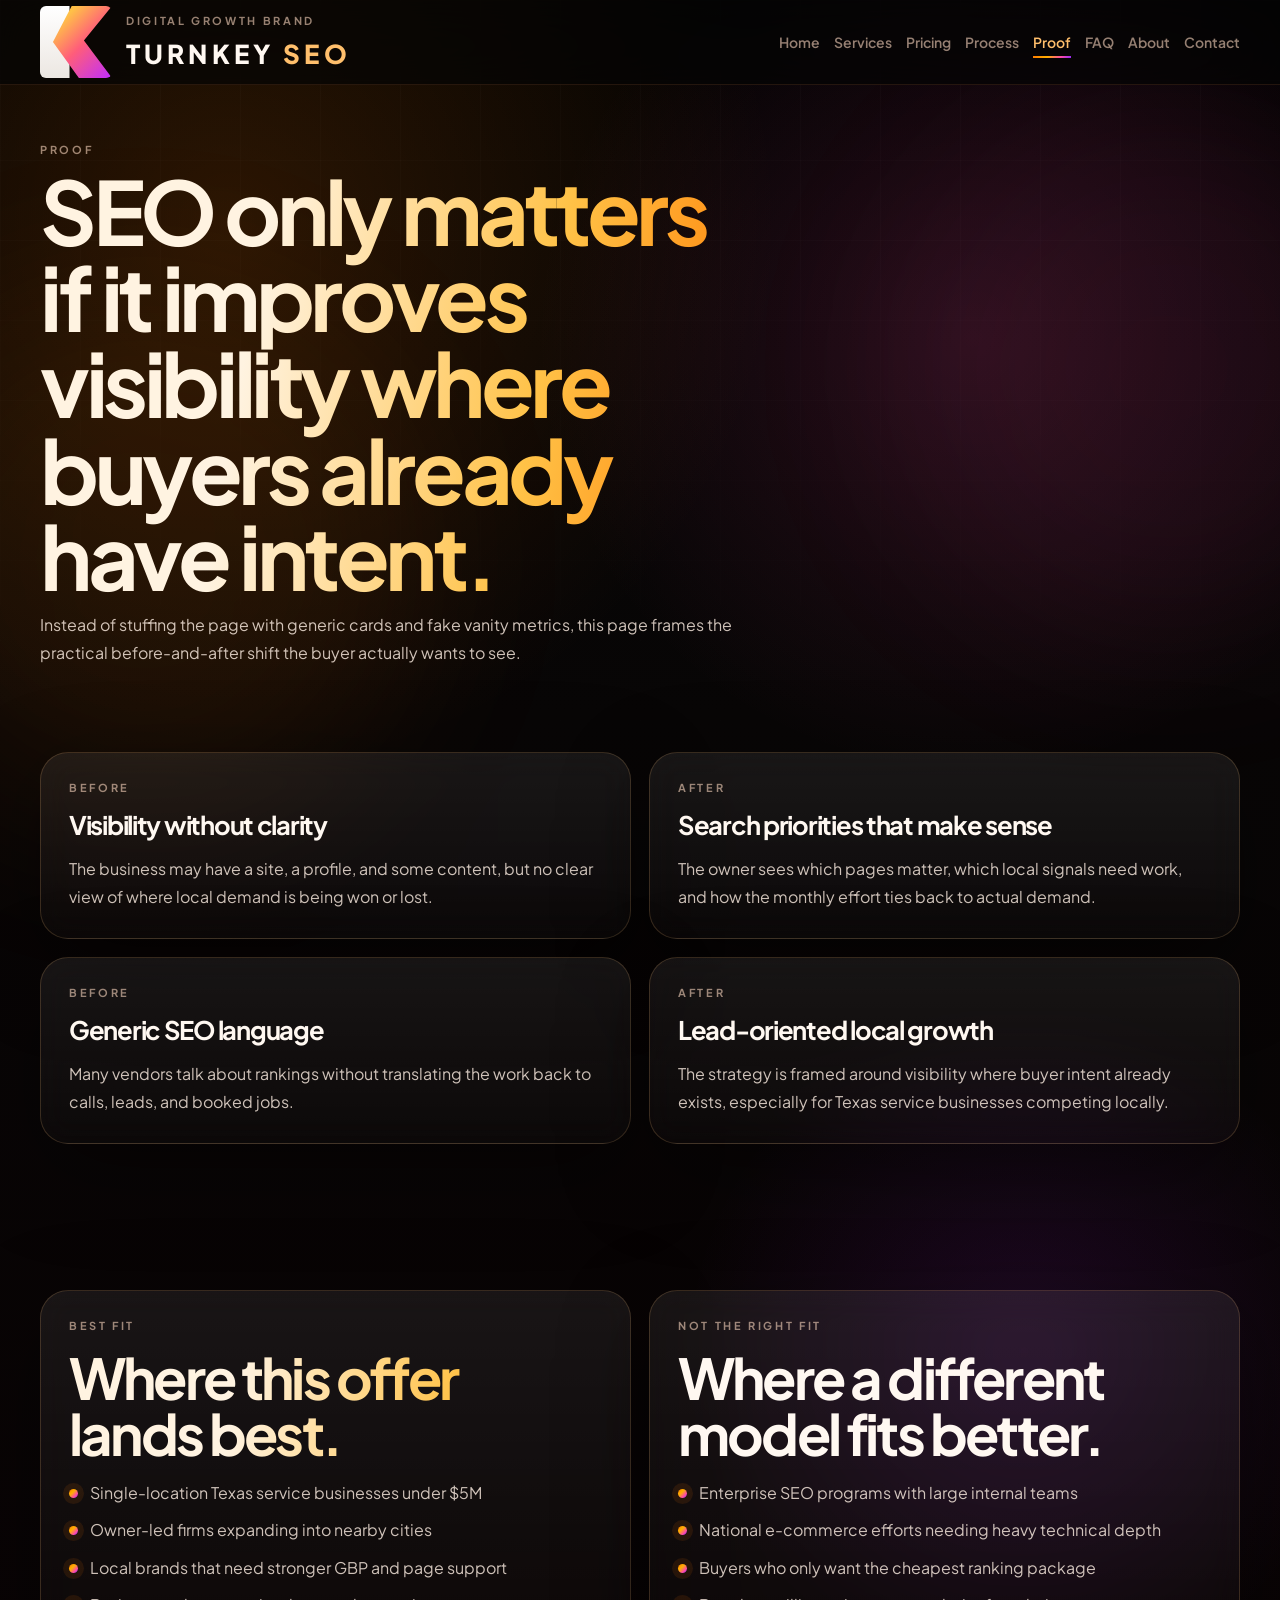
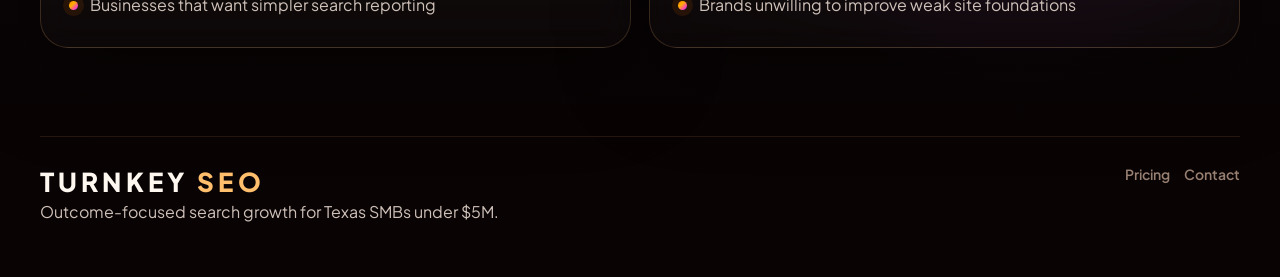
<file: proof.html>
<!DOCTYPE html>
<html lang="en">
<head>
  <meta charset="UTF-8">
  <meta name="viewport" content="width=device-width, initial-scale=1.0">
  <title>Turnkey SEO Proof | Outcomes and Fit</title>
  <meta name="description" content="Turnkey SEO outcome framing and fit guidance for Texas SMBs that need stronger local visibility and simpler reporting.">
  <link rel="preconnect" href="https://fonts.googleapis.com">
  <link rel="preconnect" href="https://fonts.gstatic.com" crossorigin>
  <link href="https://fonts.googleapis.com/css2?family=Plus+Jakarta+Sans:wght@300;400;500;600;700;800&display=swap" rel="stylesheet">
  <link rel="stylesheet" href="./styles.css">
</head>
<body>
  <div class="page-grid" aria-hidden="true"></div>
  <header class="topbar">
    <div class="shell topbar-inner">
      <a class="brand" href="./index.html">
        <span class="logo-mark" aria-hidden="true"></span>
        <span class="brand-copy">
          <span class="eyebrow">Digital Growth Brand</span>
          <span class="wordmark">Turnkey <span>SEO</span></span>
        </span>
      </a>
      <nav class="nav-links">
        <a href="./index.html">Home</a>
        <a href="./services.html">Services</a>
        <a href="./pricing.html">Pricing</a>
        <a href="./process.html">Process</a>
        <a class="active" href="./proof.html">Proof</a>
        <a href="./faq.html">FAQ</a>
        <a href="./about.html">About</a>
        <a href="./contact.html">Contact</a>
      </nav>
    </div>
  </header>

  <main class="shell">
    <section class="hero hero-compact">
      <div class="page-intro reveal">
        <div class="eyebrow">Proof</div>
        <h1 class="shimmer-text">SEO only matters if it improves visibility where buyers already have intent.</h1>
        <p>Instead of stuffing the page with generic cards and fake vanity metrics, this page frames the practical before-and-after shift the buyer actually wants to see.</p>
      </div>
    </section>

    <section class="section">
      <div class="proof-grid">
        <article class="story-panel glow-card reveal">
          <div class="eyebrow">Before</div>
          <h3>Visibility without clarity</h3>
          <p>The business may have a site, a profile, and some content, but no clear view of where local demand is being won or lost.</p>
        </article>
        <article class="story-panel glow-card reveal">
          <div class="eyebrow">After</div>
          <h3>Search priorities that make sense</h3>
          <p>The owner sees which pages matter, which local signals need work, and how the monthly effort ties back to actual demand.</p>
        </article>
        <article class="story-panel glow-card reveal">
          <div class="eyebrow">Before</div>
          <h3>Generic SEO language</h3>
          <p>Many vendors talk about rankings without translating the work back to calls, leads, and booked jobs.</p>
        </article>
        <article class="story-panel glow-card reveal">
          <div class="eyebrow">After</div>
          <h3>Lead-oriented local growth</h3>
          <p>The strategy is framed around visibility where buyer intent already exists, especially for Texas service businesses competing locally.</p>
        </article>
      </div>
    </section>

    <section class="section">
      <div class="insight-band">
        <article class="story-panel glow-card reveal">
          <div class="eyebrow">Best fit</div>
          <h2 class="shimmer-text">Where this offer lands best.</h2>
          <ul class="check-list">
            <li>Single-location Texas service businesses under $5M</li>
            <li>Owner-led firms expanding into nearby cities</li>
            <li>Local brands that need stronger GBP and page support</li>
            <li>Businesses that want simpler search reporting</li>
          </ul>
        </article>
        <article class="story-panel glow-card reveal">
          <div class="eyebrow">Not the right fit</div>
          <h2>Where a different model fits better.</h2>
          <ul class="check-list">
            <li>Enterprise SEO programs with large internal teams</li>
            <li>National e-commerce efforts needing heavy technical depth</li>
            <li>Buyers who only want the cheapest ranking package</li>
            <li>Brands unwilling to improve weak site foundations</li>
          </ul>
        </article>
      </div>
    </section>
  </main>

  <footer class="foot">
    <div class="shell foot-shell">
      <div>
        <div class="wordmark">Turnkey <span>SEO</span></div>
        <p>Outcome-focused search growth for Texas SMBs under $5M.</p>
      </div>
      <div class="foot-links">
        <a href="./pricing.html">Pricing</a>
        <a href="./contact.html">Contact</a>
      </div>
    </div>
  </footer>

  <script src="./app.js"></script>
</body>
</html>
</file>
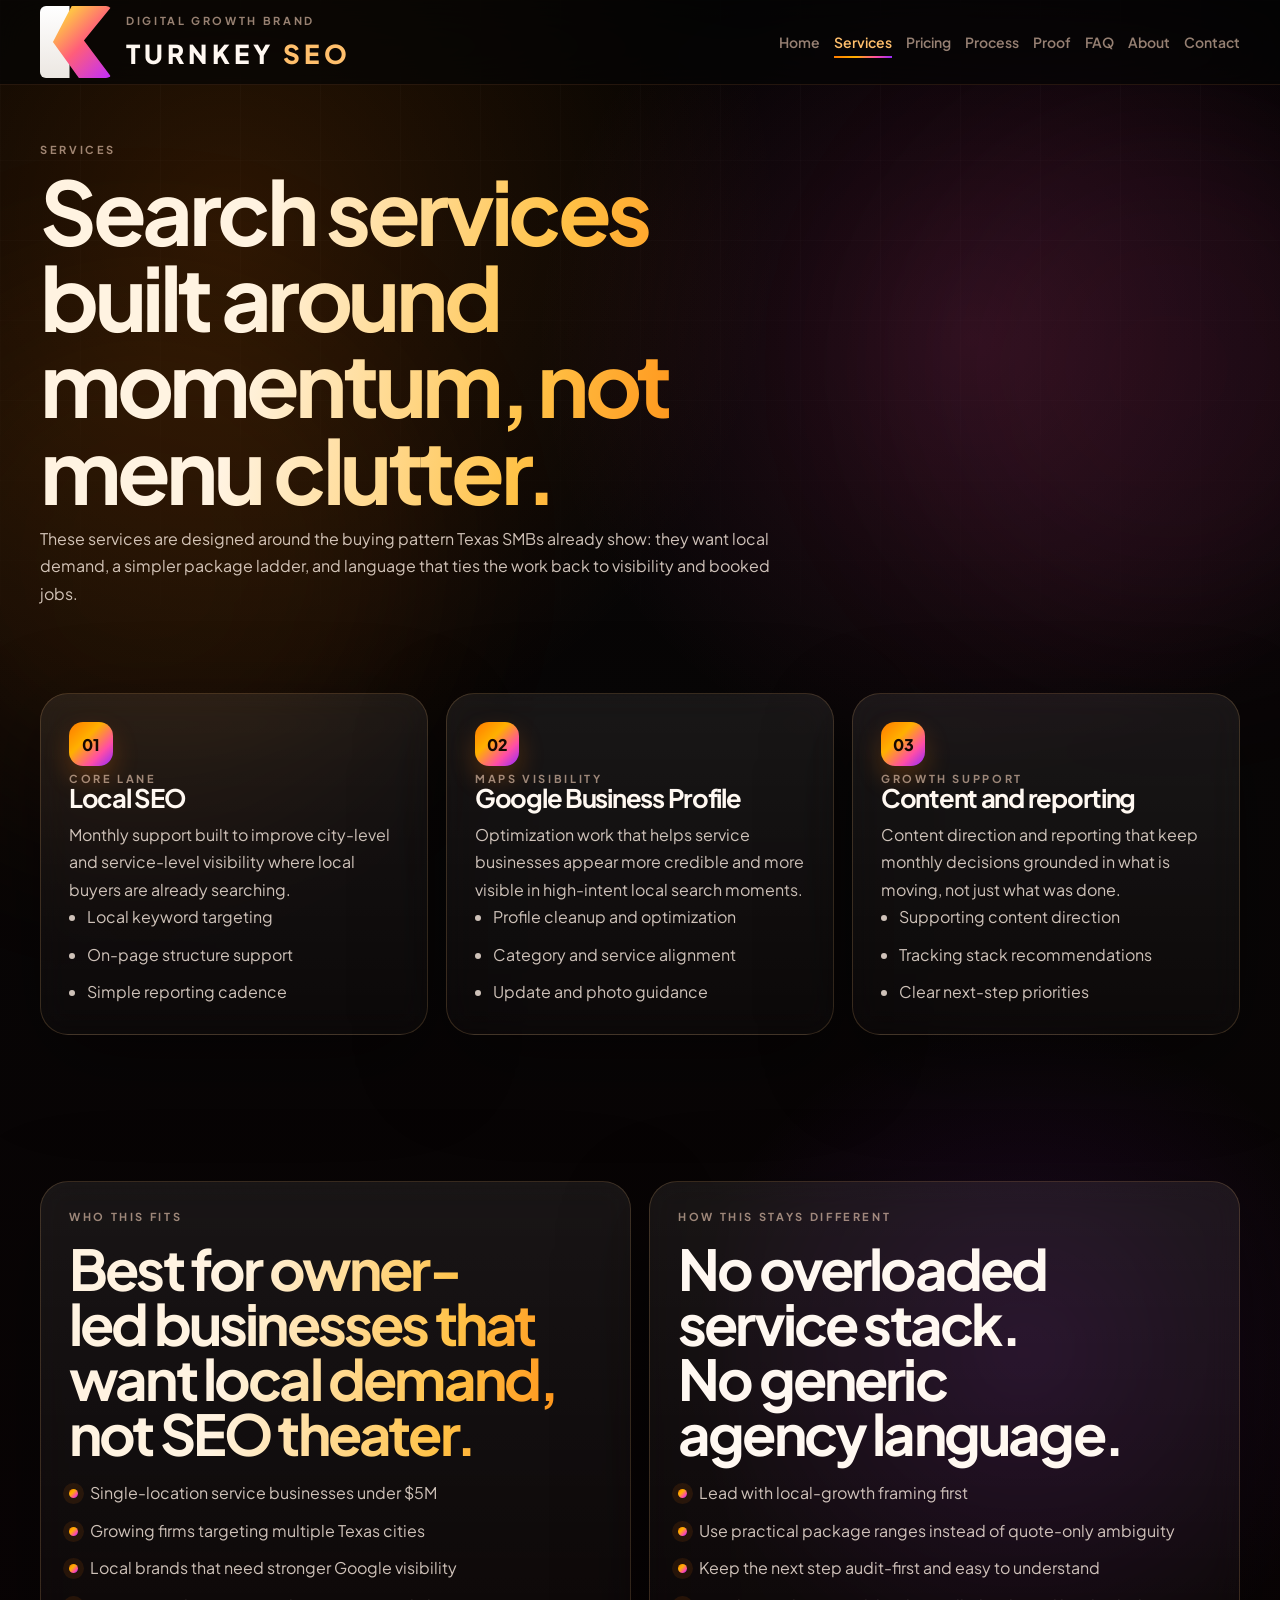
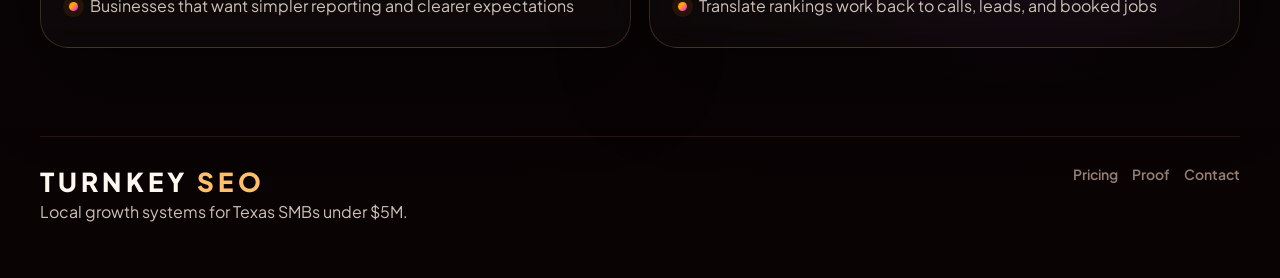
<file: services.html>
<!DOCTYPE html>
<html lang="en">
<head>
  <meta charset="UTF-8">
  <meta name="viewport" content="width=device-width, initial-scale=1.0">
  <title>Turnkey SEO Services | Local Visibility, GBP, and Content Direction</title>
  <meta name="description" content="Explore Turnkey SEO services including local SEO, Google Business Profile optimization, content support, and reporting.">
  <link rel="preconnect" href="https://fonts.googleapis.com">
  <link rel="preconnect" href="https://fonts.gstatic.com" crossorigin>
  <link href="https://fonts.googleapis.com/css2?family=Plus+Jakarta+Sans:wght@300;400;500;600;700;800&display=swap" rel="stylesheet">
  <link rel="stylesheet" href="./styles.css">
</head>
<body>
  <div class="page-grid" aria-hidden="true"></div>
  <header class="topbar">
    <div class="shell topbar-inner">
      <a class="brand" href="./index.html">
        <span class="logo-mark" aria-hidden="true"></span>
        <span class="brand-copy">
          <span class="eyebrow">Digital Growth Brand</span>
          <span class="wordmark">Turnkey <span>SEO</span></span>
        </span>
      </a>
      <nav class="nav-links">
        <a href="./index.html">Home</a>
        <a class="active" href="./services.html">Services</a>
        <a href="./pricing.html">Pricing</a>
        <a href="./process.html">Process</a>
        <a href="./proof.html">Proof</a>
        <a href="./faq.html">FAQ</a>
        <a href="./about.html">About</a>
        <a href="./contact.html">Contact</a>
      </nav>
    </div>
  </header>

  <main class="shell">
    <section class="hero hero-compact">
      <div class="page-intro reveal">
        <div class="eyebrow">Services</div>
        <h1 class="shimmer-text">Search services built around momentum, not menu clutter.</h1>
        <p>These services are designed around the buying pattern Texas SMBs already show: they want local demand, a simpler package ladder, and language that ties the work back to visibility and booked jobs.</p>
      </div>
    </section>

    <section class="section">
      <div class="service-columns">
        <article class="service-highlight glow-card reveal">
          <div class="icon">01</div>
          <div class="eyebrow">Core lane</div>
          <h3>Local SEO</h3>
          <p>Monthly support built to improve city-level and service-level visibility where local buyers are already searching.</p>
          <ul class="list">
            <li>Local keyword targeting</li>
            <li>On-page structure support</li>
            <li>Simple reporting cadence</li>
          </ul>
        </article>
        <article class="service-highlight glow-card reveal">
          <div class="icon">02</div>
          <div class="eyebrow">Maps visibility</div>
          <h3>Google Business Profile</h3>
          <p>Optimization work that helps service businesses appear more credible and more visible in high-intent local search moments.</p>
          <ul class="list">
            <li>Profile cleanup and optimization</li>
            <li>Category and service alignment</li>
            <li>Update and photo guidance</li>
          </ul>
        </article>
        <article class="service-highlight glow-card reveal">
          <div class="icon">03</div>
          <div class="eyebrow">Growth support</div>
          <h3>Content and reporting</h3>
          <p>Content direction and reporting that keep monthly decisions grounded in what is moving, not just what was done.</p>
          <ul class="list">
            <li>Supporting content direction</li>
            <li>Tracking stack recommendations</li>
            <li>Clear next-step priorities</li>
          </ul>
        </article>
      </div>
    </section>

    <section class="section">
      <div class="insight-band">
        <article class="story-panel glow-card reveal">
          <div class="eyebrow">Who this fits</div>
          <h2 class="shimmer-text">Best for owner-led businesses that want local demand, not SEO theater.</h2>
          <ul class="check-list">
            <li>Single-location service businesses under $5M</li>
            <li>Growing firms targeting multiple Texas cities</li>
            <li>Local brands that need stronger Google visibility</li>
            <li>Businesses that want simpler reporting and clearer expectations</li>
          </ul>
        </article>
        <article class="story-panel glow-card reveal">
          <div class="eyebrow">How this stays different</div>
          <h2>No overloaded service stack. No generic agency language.</h2>
          <ul class="check-list">
            <li>Lead with local-growth framing first</li>
            <li>Use practical package ranges instead of quote-only ambiguity</li>
            <li>Keep the next step audit-first and easy to understand</li>
            <li>Translate rankings work back to calls, leads, and booked jobs</li>
          </ul>
        </article>
      </div>
    </section>
  </main>

  <footer class="foot">
    <div class="shell foot-shell">
      <div>
        <div class="wordmark">Turnkey <span>SEO</span></div>
        <p>Local growth systems for Texas SMBs under $5M.</p>
      </div>
      <div class="foot-links">
        <a href="./pricing.html">Pricing</a>
        <a href="./proof.html">Proof</a>
        <a href="./contact.html">Contact</a>
      </div>
    </div>
  </footer>

  <script src="./app.js"></script>
</body>
</html>
</file>
<file: styles.css>
:root {
  --bg: #050505;
  --bg-soft: #0d0a08;
  --surface: rgba(17, 11, 10, 0.78);
  --surface-strong: rgba(23, 13, 10, 0.92);
  --surface-soft: rgba(255, 255, 255, 0.035);
  --border: rgba(255, 191, 122, 0.18);
  --border-strong: rgba(255, 145, 56, 0.4);
  --text: #fff8f1;
  --text-soft: rgba(255, 240, 229, 0.8);
  --text-muted: rgba(255, 219, 194, 0.58);
  --orange: #ff7a00;
  --gold: #ffc247;
  --coral: #ff6a3d;
  --pink: #ff4da6;
  --magenta: #bf2dff;
  --glow: rgba(255, 122, 0, 0.28);
  --gradient-main: linear-gradient(135deg, #ff7a00 0%, #ffc247 25%, #ff5d7a 56%, #bf2dff 100%);
  --gradient-hot: linear-gradient(135deg, #ff7a00 0%, #ffb000 38%, #ff4da6 72%, #9229ff 100%);
  --gradient-surface: linear-gradient(180deg, rgba(255, 255, 255, 0.07), rgba(255, 255, 255, 0.02));
  --shell: min(1200px, calc(100% - 40px));
  --shadow: 0 28px 90px rgba(0, 0, 0, 0.38);
  --radius-xl: 34px;
  --radius-lg: 24px;
  --radius-md: 18px;
}

*,
*::before,
*::after {
  box-sizing: border-box;
}

html {
  scroll-behavior: smooth;
}

body {
  margin: 0;
  font-family: "Plus Jakarta Sans", sans-serif;
  color: var(--text);
  background:
    radial-gradient(circle at 18% 12%, rgba(255, 122, 0, 0.16), transparent 28%),
    radial-gradient(circle at 76% 18%, rgba(255, 77, 166, 0.14), transparent 24%),
    radial-gradient(circle at 80% 72%, rgba(191, 45, 255, 0.12), transparent 20%),
    linear-gradient(180deg, #020202 0%, #080606 38%, #090304 100%);
  overflow-x: hidden;
}

body::before,
body::after {
  content: "";
  position: fixed;
  inset: auto;
  width: 34rem;
  height: 34rem;
  border-radius: 50%;
  filter: blur(95px);
  pointer-events: none;
  z-index: -3;
  opacity: 0.35;
}

body::before {
  left: -8rem;
  top: 18rem;
  background: rgba(255, 122, 0, 0.22);
  animation: driftOrb 16s ease-in-out infinite alternate;
}

body::after {
  right: -10rem;
  top: 6rem;
  background: rgba(255, 77, 166, 0.18);
  animation: driftOrb 18s ease-in-out infinite alternate-reverse;
}

a {
  color: inherit;
  text-decoration: none;
}

button,
input,
select,
textarea {
  font: inherit;
}

.page-grid {
  position: fixed;
  inset: 0;
  pointer-events: none;
  z-index: -2;
  background-image:
    linear-gradient(rgba(255, 255, 255, 0.025) 1px, transparent 1px),
    linear-gradient(90deg, rgba(255, 255, 255, 0.025) 1px, transparent 1px);
  background-size: 80px 80px;
  mask-image: linear-gradient(180deg, rgba(0, 0, 0, 0.85), transparent 95%);
}

.shell {
  width: var(--shell);
  margin: 0 auto;
}

.topbar {
  position: sticky;
  top: 0;
  z-index: 30;
  backdrop-filter: blur(22px);
  background: rgba(5, 5, 5, 0.72);
  border-bottom: 1px solid rgba(255, 149, 86, 0.12);
}

.topbar-inner,
.brand,
.nav-links,
.button-row,
.hero-badges,
.foot-links,
.cta-row,
.story-stats,
.compare-line,
.contact-actions {
  display: flex;
  align-items: center;
  gap: 14px;
  flex-wrap: wrap;
}

.topbar-inner {
  justify-content: space-between;
  min-height: 84px;
}

.brand-copy,
.hero-copy,
.hero-aside,
.section-heading,
.story-copy,
.cta-copy,
.stack {
  display: grid;
  gap: 10px;
}

.eyebrow {
  font-size: 11px;
  font-weight: 700;
  letter-spacing: 0.24em;
  text-transform: uppercase;
  color: var(--text-muted);
}

.wordmark {
  font-size: 26px;
  font-weight: 800;
  letter-spacing: 0.16em;
  text-transform: uppercase;
}

.wordmark span,
.inline-link,
.nav-links a.active,
.text-hot {
  color: #ffbf6c;
}

.logo-mark {
  width: 72px;
  height: 72px;
  position: relative;
  display: inline-block;
  flex: 0 0 auto;
}

.logo-mark::before,
.logo-mark::after {
  content: "";
  position: absolute;
  inset: 0;
}

.logo-mark::before {
  clip-path: polygon(0 0, 41% 0, 41% 100%, 0 100%);
  background: linear-gradient(180deg, #ffffff, #ece7e2);
  border-radius: 6px;
}

.logo-mark::after {
  clip-path: polygon(44% 0, 100% 0, 61% 48%, 100% 100%, 54% 100%, 18% 50%);
  background: var(--gradient-main);
  border-radius: 6px;
}

.logo-mark.large {
  width: 130px;
  height: 130px;
}

.nav-links a,
.foot-links a {
  position: relative;
  font-size: 14px;
  font-weight: 600;
  color: var(--text-muted);
  transition: color 0.2s ease;
}

.nav-links a::after,
.foot-links a::after {
  content: "";
  position: absolute;
  left: 0;
  bottom: -7px;
  width: 100%;
  height: 2px;
  background: var(--gradient-hot);
  transform: scaleX(0);
  transform-origin: left;
  transition: transform 0.24s ease;
}

.nav-links a:hover,
.foot-links a:hover {
  color: var(--text);
}

.nav-links a:hover::after,
.nav-links a.active::after,
.foot-links a:hover::after {
  transform: scaleX(1);
}

.hero,
.section {
  padding: 58px 0 88px;
}

.hero {
  position: relative;
  display: grid;
  grid-template-columns: minmax(0, 1.08fr) minmax(320px, 0.92fr);
  gap: 28px;
  align-items: center;
}

.hero::before,
.hero::after {
  content: "";
  position: absolute;
  pointer-events: none;
}

body.home-page .hero::before {
  left: -12%;
  right: -2%;
  bottom: -2rem;
  top: 6%;
  background:
    radial-gradient(circle at 68% 36%, rgba(255, 208, 132, 0.9), transparent 8%),
    linear-gradient(90deg, transparent 0%, rgba(255, 122, 0, 0.18) 18%, rgba(255, 122, 0, 0.9) 44%, rgba(255, 194, 71, 0.98) 50%, rgba(255, 77, 166, 0.66) 72%, transparent 100%);
  clip-path: polygon(0 88%, 48% 77%, 65% 56%, 74% 38%, 82% 20%, 92% 4%, 100% 0, 94% 13%, 84% 27%, 76% 42%, 68% 58%, 51% 79%, 0 92%);
  filter: blur(1px) saturate(1.25);
  opacity: 0.92;
  animation: arrowPulse 8s ease-in-out infinite;
}

body.home-page .hero::after {
  left: -6%;
  right: 0;
  bottom: -0.5rem;
  top: 16%;
  background:
    repeating-radial-gradient(circle at 68% 38%, rgba(255, 122, 0, 0.25) 0 1px, transparent 1px 16px),
    linear-gradient(90deg, transparent 8%, rgba(255, 122, 0, 0.18) 35%, rgba(255, 77, 166, 0.26) 63%, transparent 86%);
  clip-path: polygon(0 88%, 48% 77%, 65% 56%, 74% 38%, 82% 20%, 92% 4%, 100% 0, 93% 14%, 83% 28%, 74% 43%, 66% 58%, 50% 79%, 0 92%);
  filter: blur(8px);
  opacity: 0.68;
  animation: waveFloat 12s ease-in-out infinite alternate;
}

.hero-copy {
  position: relative;
  z-index: 1;
}

.hero-copy p,
.page-intro p,
.section-heading p,
.story-copy p,
.contact-note,
.footer-note,
.estimate-note {
  max-width: 62ch;
}

h1,
h2,
h3 {
  margin: 0;
  letter-spacing: -0.05em;
  line-height: 0.98;
  text-wrap: balance;
}

h1 {
  font-size: clamp(46px, 7vw, 88px);
  max-width: 11ch;
}

h2 {
  font-size: clamp(30px, 4.4vw, 58px);
  max-width: 13ch;
}

h3 {
  font-size: clamp(22px, 2vw, 30px);
}

p,
li {
  margin: 0;
  color: var(--text-soft);
  line-height: 1.72;
}

.shimmer-text {
  background: linear-gradient(100deg, #fff3e1 15%, #ffc247 34%, #ff7a00 50%, #ff5ba8 68%, #fff0dc 82%);
  background-size: 220% auto;
  color: transparent;
  -webkit-background-clip: text;
  background-clip: text;
  animation: shimmer 7s linear infinite;
}

.btn {
  min-height: 50px;
  padding: 0 22px;
  border-radius: 999px;
  border: 1px solid transparent;
  display: inline-flex;
  align-items: center;
  justify-content: center;
  gap: 10px;
  font-weight: 700;
  transition: transform 0.24s ease, box-shadow 0.24s ease, border-color 0.24s ease, background 0.24s ease;
  cursor: pointer;
}

.btn:hover {
  transform: translateY(-2px) scale(1.01);
}

.btn-primary {
  background: var(--gradient-hot);
  color: #160802;
  box-shadow: 0 18px 42px rgba(255, 122, 0, 0.26);
}

.btn-secondary {
  background: rgba(255, 255, 255, 0.04);
  border-color: var(--border);
}

.badge,
.pill {
  min-height: 38px;
  padding: 0 14px;
  border-radius: 999px;
  display: inline-flex;
  align-items: center;
  gap: 10px;
  border: 1px solid rgba(255, 185, 116, 0.18);
  background: rgba(255, 255, 255, 0.04);
  color: var(--text-soft);
}

.badge-dot {
  width: 8px;
  height: 8px;
  border-radius: 50%;
  background: var(--gradient-hot);
  box-shadow: 0 0 0 7px rgba(255, 122, 0, 0.12);
}

.surface,
.card,
.metric,
.quote-card,
.estimate-card,
.faq-item,
.timeline-step,
.story-panel,
.band,
.process-panel,
.service-highlight,
.cta {
  position: relative;
  overflow: hidden;
  background: var(--gradient-surface);
  border: 1px solid var(--border);
  border-radius: 28px;
  box-shadow: var(--shadow);
  backdrop-filter: blur(16px);
}

.surface::before,
.card::before,
.metric::before,
.quote-card::before,
.estimate-card::before,
.faq-item::before,
.timeline-step::before,
.story-panel::before,
.band::before,
.process-panel::before,
.service-highlight::before,
.cta::before {
  content: "";
  position: absolute;
  inset: var(--my, 50%) auto auto var(--mx, 50%);
  width: 15rem;
  height: 15rem;
  transform: translate(-50%, -50%);
  background: radial-gradient(circle, rgba(255, 122, 0, 0.18), rgba(255, 77, 166, 0.08) 40%, transparent 72%);
  opacity: 0;
  transition: opacity 0.28s ease;
  pointer-events: none;
}

.glow-card:hover::before,
.glow-card:focus-within::before {
  opacity: 1;
}

.hero-aside,
.card,
.metric,
.quote-card,
.estimate-card,
.timeline-step,
.story-panel,
.band,
.process-panel,
.service-highlight,
.cta {
  padding: 28px;
}

.hero-aside {
  min-height: 100%;
}

.hero-frame {
  display: grid;
  gap: 22px;
}

.hero-lockup {
  display: grid;
  grid-template-columns: auto 1fr;
  gap: 18px;
  align-items: center;
}

.hero-grid,
.stat-grid,
.service-columns,
.proof-grid,
.quote-grid,
.faq-grid,
.contact-grid,
.split-grid {
  display: grid;
  gap: 18px;
}

.hero-grid {
  grid-template-columns: repeat(3, minmax(0, 1fr));
}

.stat-grid {
  grid-template-columns: repeat(3, minmax(0, 1fr));
}

.service-columns {
  grid-template-columns: repeat(3, minmax(0, 1fr));
}

.proof-grid {
  grid-template-columns: repeat(2, minmax(0, 1fr));
}

.quote-grid {
  grid-template-columns: repeat(3, minmax(0, 1fr));
}

.split-grid {
  grid-template-columns: minmax(0, 1.02fr) minmax(0, 0.98fr);
  align-items: start;
}

.metric strong,
.price-range strong,
.estimate-figure {
  display: block;
  font-size: clamp(32px, 4vw, 48px);
  line-height: 0.96;
  margin: 10px 0;
}

.micro-label {
  font-size: 12px;
  font-weight: 700;
  letter-spacing: 0.14em;
  text-transform: uppercase;
  color: var(--text-muted);
}

.section-heading {
  margin-bottom: 24px;
}

.section-kicker {
  display: grid;
  gap: 14px;
}

.story-panel {
  display: grid;
  gap: 18px;
}

.story-panel strong {
  font-size: 20px;
}

.story-stats {
  gap: 16px;
}

.story-stats span {
  color: var(--text-muted);
}

.compare-line {
  justify-content: space-between;
  padding: 18px 20px;
  border-radius: 22px;
  border: 1px solid rgba(255, 174, 111, 0.14);
  background: rgba(255, 255, 255, 0.025);
}

.compare-line strong {
  font-size: 18px;
}

.package-track,
.timeline {
  display: grid;
  gap: 18px;
}

.timeline {
  grid-template-columns: repeat(3, minmax(0, 1fr));
}

.timeline-step {
  display: grid;
  gap: 12px;
}

.step-number,
.icon {
  width: 44px;
  height: 44px;
  border-radius: 14px;
  display: grid;
  place-items: center;
  font-weight: 800;
  color: #160802;
  background: var(--gradient-hot);
  box-shadow: 0 12px 26px rgba(255, 122, 0, 0.24);
}

.icon {
  margin-bottom: 6px;
}

.package-row {
  display: grid;
  grid-template-columns: 1.15fr repeat(3, minmax(0, 1fr));
  gap: 14px;
  align-items: stretch;
}

.package-intro {
  padding: 12px 0;
}

.package-card {
  padding: 24px;
  border-radius: 24px;
  border: 1px solid rgba(255, 188, 127, 0.16);
  background: rgba(255, 255, 255, 0.03);
  box-shadow: inset 0 1px 0 rgba(255, 255, 255, 0.06);
}

.package-card.featured {
  border-color: var(--border-strong);
  background: linear-gradient(180deg, rgba(255, 137, 58, 0.14), rgba(255, 255, 255, 0.04));
}

.package-card h3,
.quote-card h3,
.service-highlight h3,
.process-panel h3,
.timeline-step h3 {
  margin-bottom: 10px;
}

.list,
.check-list {
  margin: 0;
  padding-left: 18px;
  display: grid;
  gap: 10px;
}

.check-list {
  list-style: none;
  padding-left: 0;
}

.check-list li {
  display: grid;
  grid-template-columns: auto 1fr;
  gap: 12px;
  align-items: start;
}

.check-list li::before {
  content: "";
  width: 9px;
  height: 9px;
  border-radius: 50%;
  background: var(--gradient-hot);
  margin-top: 10px;
  box-shadow: 0 0 0 6px rgba(255, 122, 0, 0.1);
}

.feature-band,
.insight-band,
.contact-band {
  display: grid;
  gap: 18px;
}

.feature-band {
  grid-template-columns: minmax(0, 1.1fr) minmax(0, 0.9fr);
}

.insight-band {
  grid-template-columns: minmax(0, 1fr) minmax(0, 1fr);
}

.contact-band {
  grid-template-columns: minmax(0, 0.86fr) minmax(0, 1.14fr);
}

.quote-card.featured {
  border-color: rgba(255, 151, 80, 0.42);
}

.price-range {
  display: grid;
  gap: 6px;
  margin: 18px 0;
}

.price-range small,
.estimate-output small {
  color: var(--text-muted);
}

.estimate-layout {
  display: grid;
  grid-template-columns: minmax(0, 0.95fr) minmax(320px, 0.85fr);
  gap: 18px;
  align-items: start;
}

.estimate-form {
  display: grid;
  gap: 18px;
}

.field-grid {
  display: grid;
  grid-template-columns: repeat(2, minmax(0, 1fr));
  gap: 14px;
}

.field,
.checkbox-group {
  display: grid;
  gap: 8px;
}

label {
  font-size: 13px;
  font-weight: 700;
  color: var(--text);
}

input,
select,
textarea {
  width: 100%;
  min-height: 50px;
  border-radius: 16px;
  border: 1px solid rgba(255, 202, 161, 0.16);
  background: rgba(255, 255, 255, 0.04);
  color: var(--text);
  padding: 12px 14px;
  outline: none;
  transition: border-color 0.2s ease, box-shadow 0.2s ease, transform 0.2s ease;
}

input:focus,
select:focus,
textarea:focus {
  border-color: rgba(255, 144, 52, 0.58);
  box-shadow: 0 0 0 4px rgba(255, 122, 0, 0.12);
}

textarea {
  min-height: 120px;
  resize: vertical;
}

.checkbox-grid {
  display: grid;
  grid-template-columns: repeat(2, minmax(0, 1fr));
  gap: 10px;
}

.checkbox-pill {
  display: flex;
  align-items: center;
  gap: 10px;
  padding: 12px 14px;
  border-radius: 16px;
  border: 1px solid rgba(255, 204, 168, 0.12);
  background: rgba(255, 255, 255, 0.03);
}

.checkbox-pill input {
  width: auto;
  min-height: auto;
  margin: 0;
}

.estimate-output {
  display: grid;
  gap: 18px;
  position: sticky;
  top: 108px;
}

.estimate-note,
.contact-note,
.footer-note {
  color: var(--text-muted);
  font-size: 14px;
}

.faq-stack {
  display: grid;
  gap: 14px;
}

.faq-item {
  padding: 0;
}

.faq-item summary {
  list-style: none;
  cursor: pointer;
  padding: 22px;
  font-weight: 700;
}

.faq-item summary::-webkit-details-marker {
  display: none;
}

.faq-item p {
  padding: 0 22px 22px;
}

.hero-compact {
  grid-template-columns: 1fr;
  padding-bottom: 28px;
}

.page-intro {
  max-width: 68ch;
  display: grid;
  gap: 12px;
}

.section-divider {
  height: 1px;
  margin: 6px 0 0;
  background: linear-gradient(90deg, rgba(255, 122, 0, 0.3), rgba(255, 77, 166, 0.18), transparent 82%);
}

.reveal {
  opacity: 0;
  transform: translateY(22px) scale(0.985);
  transition: opacity 0.7s ease, transform 0.7s ease;
}

.reveal.is-visible {
  opacity: 1;
  transform: translateY(0) scale(1);
}

.foot {
  padding: 0 0 52px;
}

.foot-shell {
  border-top: 1px solid rgba(255, 164, 97, 0.12);
  padding-top: 28px;
  display: flex;
  justify-content: space-between;
  gap: 20px;
  align-items: flex-start;
}

@keyframes shimmer {
  0% { background-position: 0% 50%; }
  100% { background-position: 220% 50%; }
}

@keyframes driftOrb {
  0% { transform: translate3d(0, 0, 0); }
  100% { transform: translate3d(2rem, -2rem, 0) scale(1.06); }
}

@keyframes arrowPulse {
  0%, 100% { opacity: 0.82; transform: scale(1); }
  50% { opacity: 1; transform: scale(1.02); }
}

@keyframes waveFloat {
  0% { transform: translate3d(0, 0, 0); }
  100% { transform: translate3d(1.2rem, -0.8rem, 0); }
}

@media (prefers-reduced-motion: reduce) {
  html {
    scroll-behavior: auto;
  }

  *,
  *::before,
  *::after {
    animation: none !important;
    transition: none !important;
  }

  .reveal {
    opacity: 1;
    transform: none;
  }
}

@media (max-width: 1040px) {
  .hero,
  .feature-band,
  .insight-band,
  .contact-band,
  .split-grid,
  .estimate-layout,
  .package-row,
  .quote-grid,
  .hero-grid,
  .stat-grid,
  .service-columns,
  .proof-grid,
  .timeline {
    grid-template-columns: 1fr;
  }

  .estimate-output,
  .topbar-inner,
  .foot-shell {
    position: static;
    flex-direction: column;
    align-items: stretch;
  }

  body.home-page .hero::before,
  body.home-page .hero::after {
    opacity: 0.46;
    top: 28%;
    bottom: 8%;
  }
}

@media (max-width: 720px) {
  :root {
    --shell: min(100% - 24px, 100% - 24px);
  }

  .hero,
  .section {
    padding: 32px 0 58px;
  }

  .topbar-inner {
    min-height: auto;
    padding: 14px 0 18px;
  }

  .nav-links,
  .button-row,
  .hero-badges,
  .cta-row,
  .contact-actions {
    display: grid;
    grid-template-columns: 1fr;
  }

  .field-grid,
  .checkbox-grid {
    grid-template-columns: 1fr;
  }

  .btn {
    width: 100%;
  }

  h1 {
    font-size: clamp(36px, 12vw, 56px);
  }

  h2 {
    font-size: clamp(28px, 10vw, 40px);
  }

  .logo-mark.large {
    width: 102px;
    height: 102px;
  }

  .hero-aside,
  .card,
  .metric,
  .quote-card,
  .estimate-card,
  .timeline-step,
  .story-panel,
  .band,
  .process-panel,
  .service-highlight,
  .cta {
    padding: 22px;
  }
}
</file>
